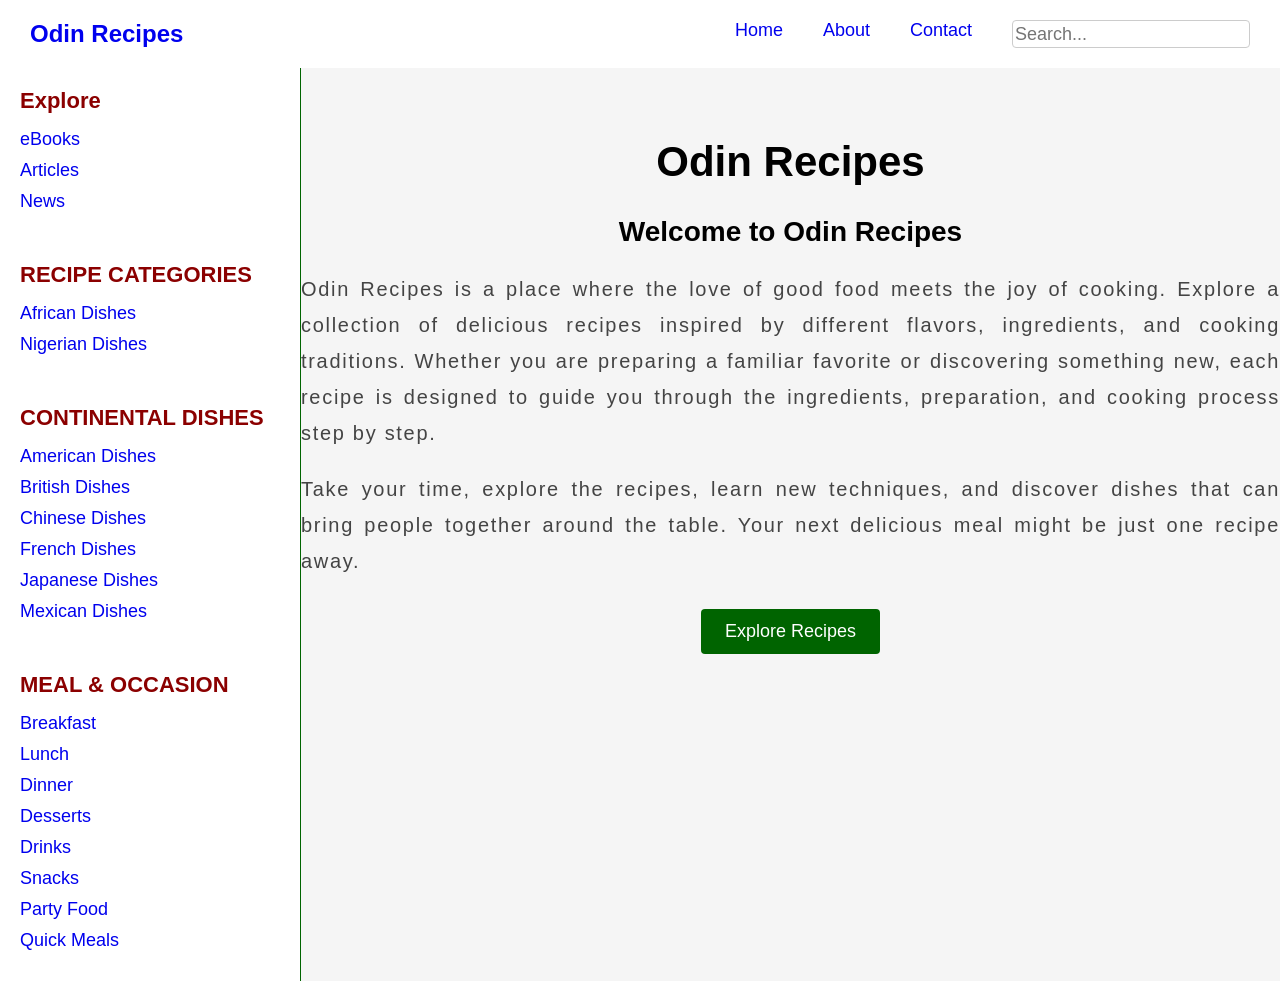
<file: index.html>
<!DOCTYPE html>
<html lang="en">

<head>
    <meta charset="UTF-8">
    <meta name="viewport" content="width=device-width, initial-scale=1.0">

    <title>Odin Recipes | Discover, Cook & Enjoy</title>
    <link rel="stylesheet" href="landing.css">

</head>

<body>

    <nav class="navbar">
        <a href="index.html" class="logo">Odin Recipes</a>

        <div class="nav-links">
            <a href="home.html">Home</a>
            <a href="about.html">About</a>
            <a href="contact.html">Contact</a>
            <input type="search" placeholder="Search...">
        </div>

    </nav>

    <div class="landing-grid">

        <!--For the side bar-->
        <aside class="sidebar">
            <div class="sidebar-section">
                <h3>Explore</h3>

                <a href="#">eBooks</a>
                <a href="#">Articles</a>
                <a href="#">News</a>
            </div>

            <div class="sidebar-section">
                <h3>RECIPE CATEGORIES</h3>
                <a href="#">African Dishes</a>
                <a href="#">Nigerian Dishes</a>
            </div>

            <div class="sidebar-section">
                <h3>CONTINENTAL DISHES</h3>
                <a href="#">American Dishes</a>
                <a href="#">British Dishes</a>
                <a href="#">Chinese Dishes</a>
                <a href="#">French Dishes</a>
                <a href="#">Japanese Dishes</a>
                <a href="#">Mexican Dishes</a>
            </div>

            <div class="sidebar-section">
                <h3>MEAL & OCCASION</h3>
                <a href="#">Breakfast</a>
                <a href="#">Lunch</a>
                <a href="#">Dinner</a>
                <a href="#">Desserts</a>
                <a href="#">Drinks</a>
                <a href="#">Snacks</a>
                <a href="#">Party Food</a>
                <a href="#">Quick Meals</a>
            </div>


        </aside>

        <main class="landing-content">
            <h1>Odin Recipes</h1>

            <h2>Welcome to Odin Recipes</h2>

            <p> Odin Recipes is a place where the love of good food meets the joy of cooking. Explore a collection of
                delicious recipes inspired by different flavors, ingredients, and cooking traditions. Whether you are
                preparing a familiar favorite or discovering something new, each recipe is designed to guide you through
                the ingredients, preparation, and cooking process step by step.

            </p>

            <p> Take your time, explore the recipes, learn new techniques, and discover dishes that can bring people
                together around the table. Your next delicious meal might be just one recipe away.

            </p>

            <a href="home.html" class="explore-btn">Explore Recipes</a>
        </main>

    </div>

</body>

</html>
</file>
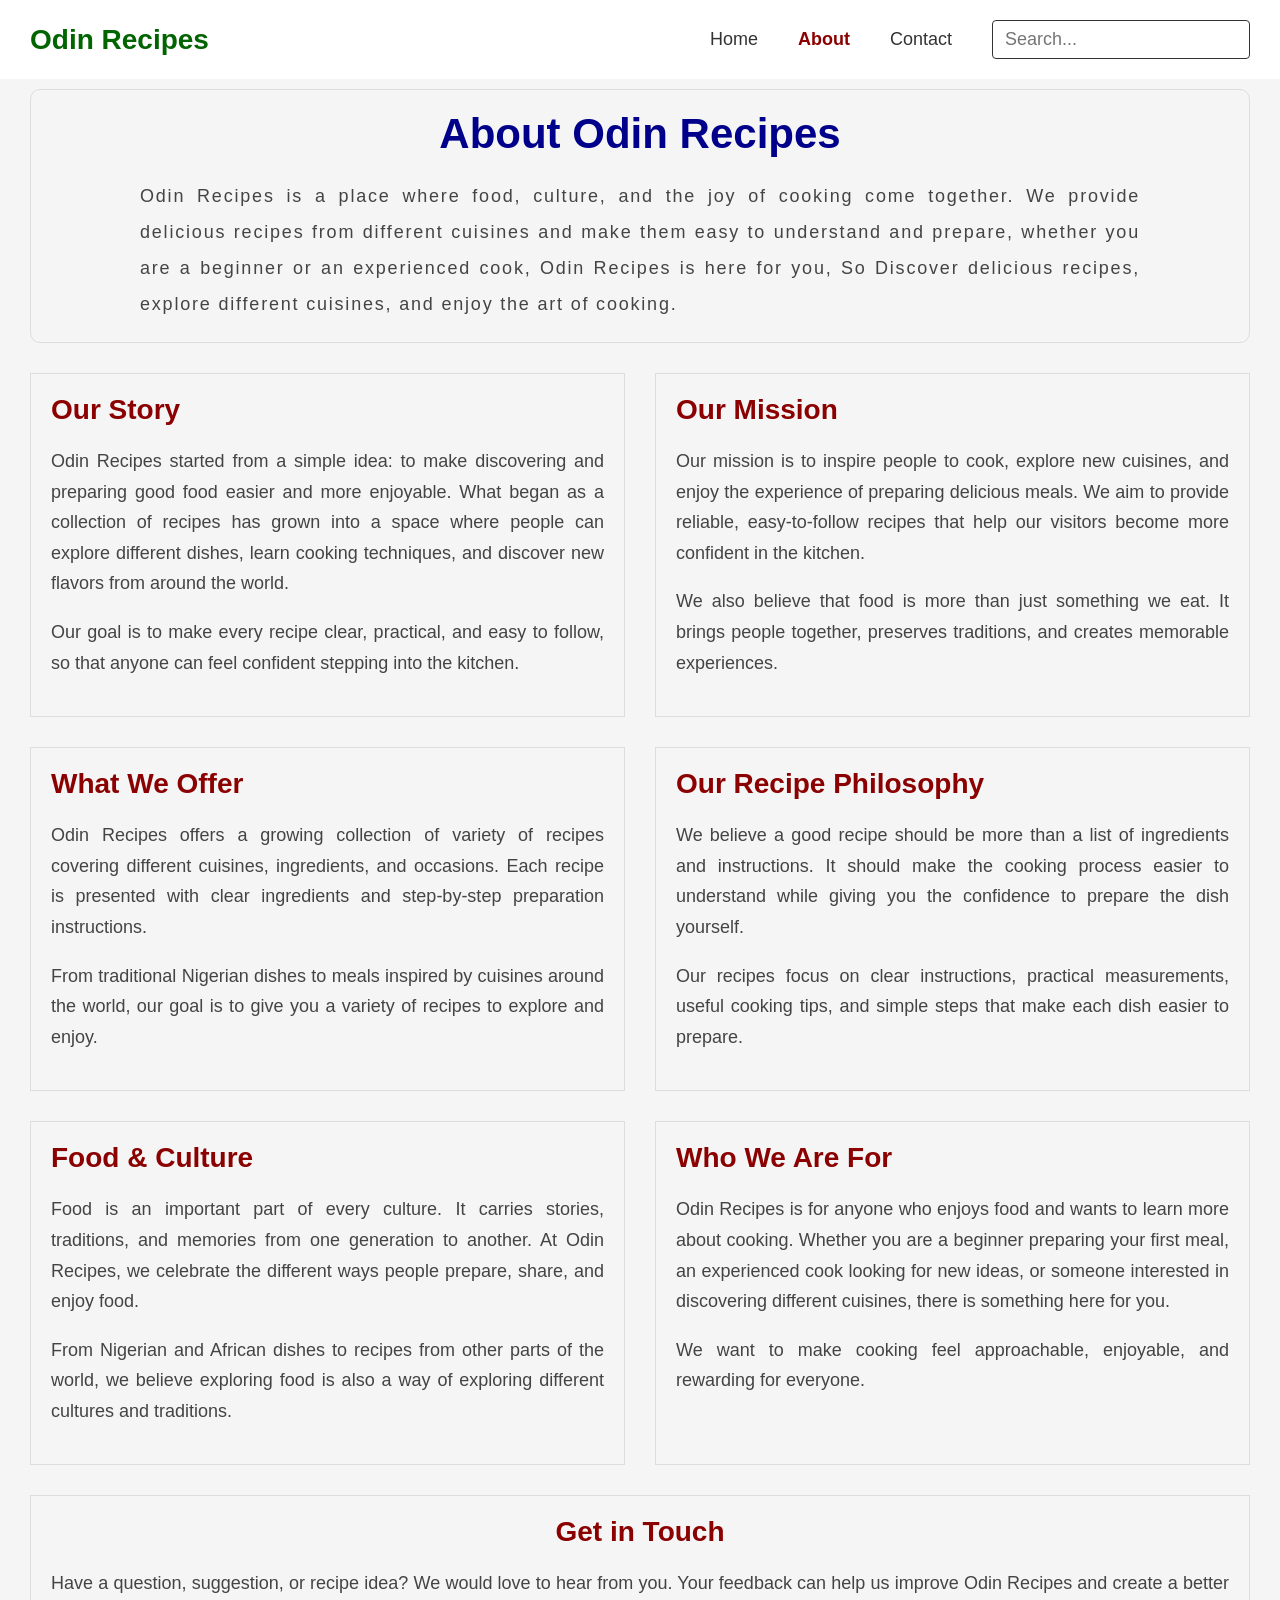
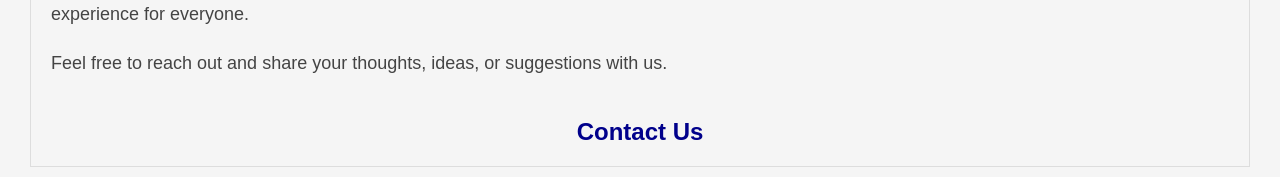
<file: about.html>
<!DOCTYPE html>
<html lang="en">

<head>
    <meta charset="UTF-8">
    <meta name="viewport" content="width=device-width, initial-scale=1.0">
    <title>About Odin Recipes</title>
    <link rel="stylesheet" href="about.css">
</head>

<body>
    <nav class="navbar">
        <a href="index.html" class="logo">Odin Recipes</a>

        <div class="nav-links">
            <a href="home.html">Home</a>
            <a href="about.html" class="active">About</a>
            <a href="contact.html">Contact</a>
            <input type="search" placeholder="Search...">
        </div>
    </nav>

    <main class="about-page">

        <section class="about-intro">
            <h1>About Odin Recipes</h1>
            <p>
                Odin Recipes is a place where food, culture, and the joy of cooking come together.
                We provide delicious recipes from different cuisines and make them easy to understand
                and prepare, whether you are a beginner or an experienced cook, Odin Recipes is here for you, So
                Discover delicious recipes, explore different cuisines,
                and enjoy the art of cooking.
            </p>
        </section>

        <section class="our-story">
            <h2>Our Story</h2>
            <p>
                Odin Recipes started from a simple idea: to make discovering and preparing
                good food easier and more enjoyable. What began as a collection of recipes
                has grown into a space where people can explore different dishes, learn
                cooking techniques, and discover new flavors from around the world.
            </p>

            <p>
                Our goal is to make every recipe clear, practical, and easy to follow,
                so that anyone can feel confident stepping into the kitchen.
            </p>
        </section>

        <section class="our-mission">
            <h2>Our Mission</h2>
            <p>
                Our mission is to inspire people to cook, explore new cuisines, and enjoy
                the experience of preparing delicious meals. We aim to provide reliable,
                easy-to-follow recipes that help our visitors become more confident in
                the kitchen.
            </p>

            <p>
                We also believe that food is more than just something we eat. It brings
                people together, preserves traditions, and creates memorable experiences.
            </p>

        </section>

        <section class="what-we-offer">
            <h2>What We Offer</h2>
            <p>
                Odin Recipes offers a growing collection of variety of recipes covering different
                cuisines, ingredients, and occasions. Each recipe is presented with clear
                ingredients and step-by-step preparation instructions.
            </p>

            <p>
                From traditional Nigerian dishes to meals inspired by cuisines around
                the world, our goal is to give you a variety of recipes to explore and
                enjoy.
            </p>
        </section>

        <section class="recipe-philosophy">
            <h2>Our Recipe Philosophy</h2>
            <p>
                We believe a good recipe should be more than a list of ingredients and
                instructions. It should make the cooking process easier to understand
                while giving you the confidence to prepare the dish yourself.
            </p>

            <p>
                Our recipes focus on clear instructions, practical measurements, useful
                cooking tips, and simple steps that make each dish easier to prepare.
            </p>
        </section>

        <section class="food-culture">
            <h2>Food & Culture</h2>
            <p>
                Food is an important part of every culture. It carries stories, traditions,
                and memories from one generation to another. At Odin Recipes, we celebrate
                the different ways people prepare, share, and enjoy food.
            </p>

            <p>
                From Nigerian and African dishes to recipes from other parts of the world,
                we believe exploring food is also a way of exploring different cultures
                and traditions.
            </p>
        </section>

        <section class="who-we-are-for">
            <h2>Who We Are For</h2>
            <p>
                Odin Recipes is for anyone who enjoys food and wants to learn more about
                cooking. Whether you are a beginner preparing your first meal, an
                experienced cook looking for new ideas, or someone interested in
                discovering different cuisines, there is something here for you.
            </p>

            <p>
                We want to make cooking feel approachable, enjoyable, and rewarding for
                everyone.
            </p>
        </section>

        <section class="get-in-touch">
            <h2>Get in Touch</h2>
            <p>
                Have a question, suggestion, or recipe idea? We would love to hear from
                you. Your feedback can help us improve Odin Recipes and create a better
                experience for everyone.
            </p>

            <p>
                Feel free to reach out and share your thoughts, ideas, or suggestions
                with us.
            </p>

            <a href="contact.html">Contact Us</a>
        </section>

    </main>

</body>

</html>
</file>
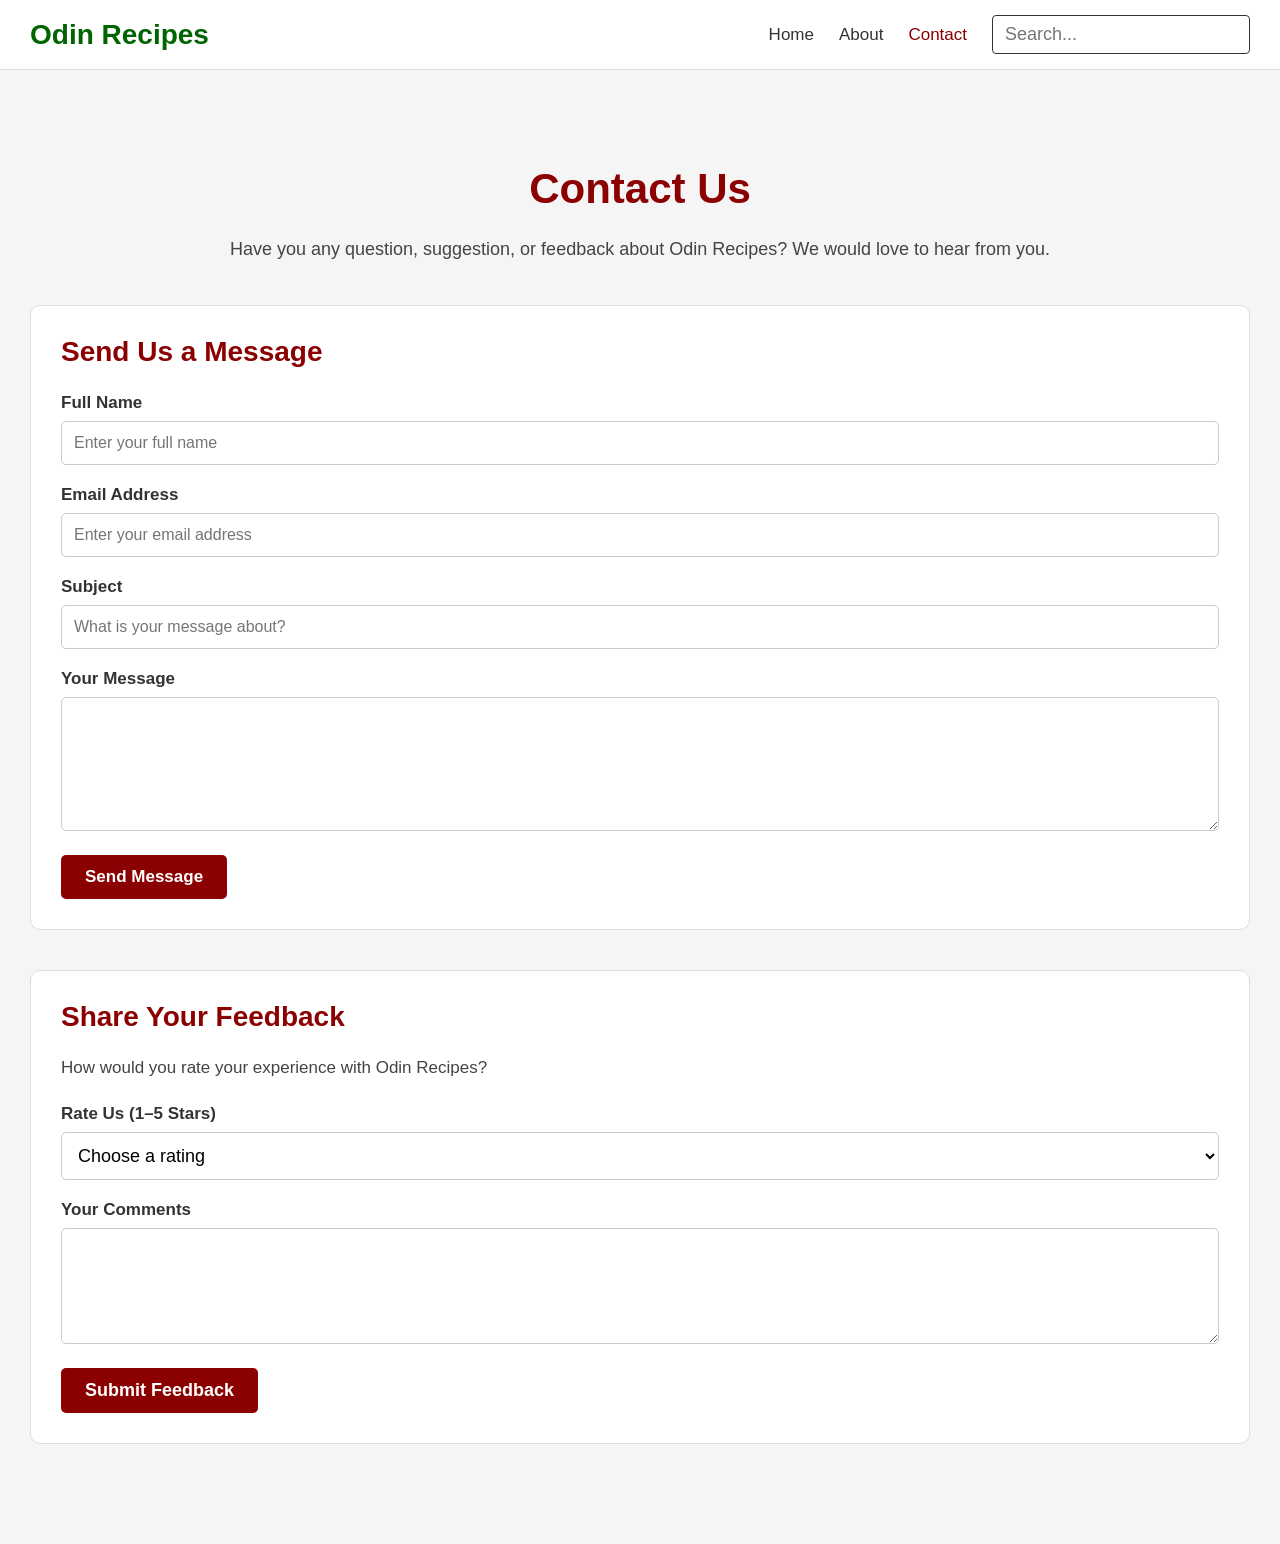
<file: contact.html>
<!DOCTYPE html>
<html lang="en">
<head>
    <meta charset="UTF-8">
    <meta name="viewport" content="width=device-width, initial-scale=1.0">
    <title>Contact Odin Recipes</title>
    <link rel="stylesheet" href="contact.css">
</head>
<body>
        <nav class="navbar">
        <a href="index.html" class="logo">Odin Recipes</a>

        <div class="nav-links">
            <a href="home.html">Home</a>
            <a href="about.html">About</a>
            <a href="contact.html"  class="active">Contact</a>
            <input type="search" placeholder="Search...">
        </div>
    </nav>

    <main class="contact-page"> 
        <section class="contact-intro"> 
            <h1>Contact Us</h1>
             
            <p> Have you any question, suggestion, or feedback about Odin Recipes? We would love to hear from you. </p> 

        </section>

        <section class="contact-form-section"> 
            <h2>Send Us a Message</h2> 
            <form class="contact-form">
                <div class="form-group"> 
                    <label for="name">Full Name</label> 
                    <input type="text" id="name" name="name" placeholder="Enter your full name" required> 
                </div> 
                <div class="form-group"> 
                    <label for="email">Email Address</label> 
                    <input type="email" id="email" name="email" placeholder="Enter your email address" required> 
                </div> 
                <div class="form-group"> 
                    <label for="subject">Subject</label> 
                    <input type="text" id="subject" name="subject" placeholder="What is your message about?" required> 
                </div> 
                <div class="form-group"> 
                    <label for="message">Your Message</label> 
                    <textarea id="message" name="message" rows="6" placeholder="Write your message here..." required>

                    </textarea> 
                </div> 
                <button type="submit">Send Message</button> 
            </form> 
        </section>

        <section class="feedback-section"> 
            <h2>Share Your Feedback</h2> 
            <p>
                How would you rate your experience with Odin Recipes?
            </p> 
            <form class="feedback-form"> 
                <div class="form-group"> 
                    <label for="rating">Rate Us (1–5 Stars)</label> 
                    <select id="rating" name="rating" required> 
                        <option value="">Choose a rating</option> 
                        <option value="5">★★★★★ - Excellent</option> 
                        <option value="4">★★★★ - Very Good</option> 
                        <option value="3">★★★ - Good</option> 
                        <option value="2">★★ - Fair</option> 
                        <option value="1">★ - Poor</option> 
                    </select> 
                </div> 
                <div class="form-group"> 
                    <label for="feedback">Your Comments</label> 
                    <textarea id="feedback" name="feedback" rows="5" placeholder="Tell us what you think..." required>

                    </textarea> 
                </div> 
                <button type="submit">Submit Feedback</button> 
            </form> 
        </section>
     </main>

    
</body>
</html>
</file>
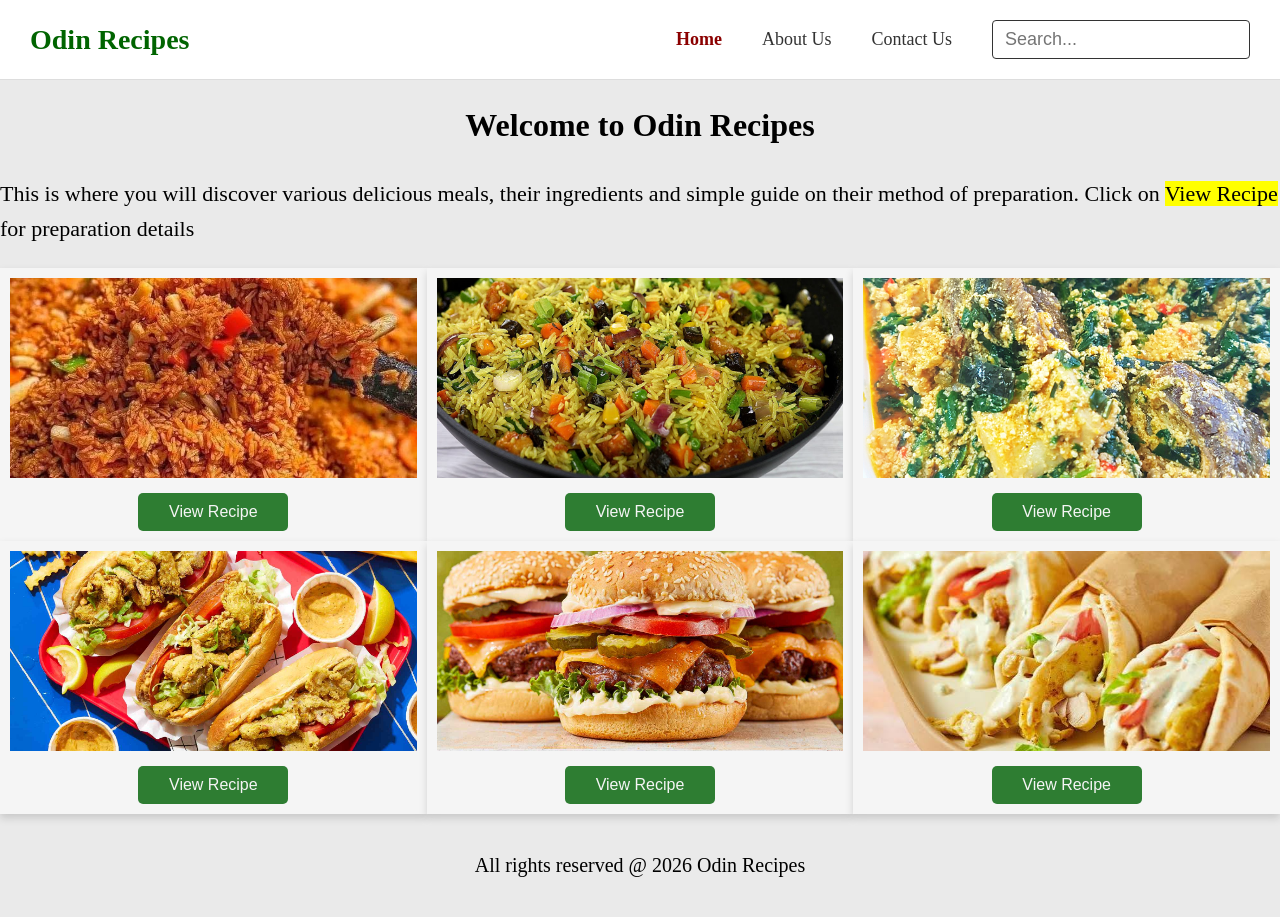
<file: home.html>
<!DOCTYPE html>
<html lang="en">

<head>
    <meta charset="UTF-8">
    <meta name="viewport" content="width=device-width, initial-scale=1.0">
    <title>Odin Recipes | Explore Our Recipes</title>
    <link rel="stylesheet" href="style.css">
</head>

<body>

     <nav class="navbar">
        <a href="index.html" class="logo">Odin Recipes</a>

        <div class="nav-links">
            <a href="home.html" class="active">Home</a>
            <a href="about.html">About Us</a>
            <a href="contact.html">Contact Us</a>
            <input type="search" placeholder="Search...">
        </div>
    </nav>


    <div class="container">
        
        <div class="welcome">
            <h2>Welcome to Odin Recipes</h2>
            <p>
                This is where you will discover various delicious meals, their ingredients and simple guide on their method of preparation. Click
                on <mark>View Recipe</mark> for preparation details
            </p>

        </div>

        <div class="recipe-card">
            <img src="images/party-jollof.jpg" alt="upload image">
            <a href="recipes/jollof-rice.html" target="_blank">
                <button>View Recipe</button>
            </a>
        </div>

        <div class="recipe-card">
            <img src="images/fried-rice.jpg" alt="upload image">
            <a href="recipes/fried-rice.html" target="_blank">
                <button>View Recipe</button>
            </a>
        </div>

        <div class="recipe-card">
            <img src="images/egusi-soup.jpg" alt="upload image">
            <a href="recipes/egusi.html" target="_blank">
                <button>View Recipe</button>
            </a>
        </div>

        <div class="recipe-card">
            <img src="images/Oyster-Mushroom.jpg" alt="upload image">
            <a href="recipes/oyster-mushroom.html" target="_blank">
                <button>View Recipe</button>
            </a>
        </div>
        <div class="recipe-card">
            <img src="images/Cheeseburger.jpg" alt="upload image">
            <a href="recipes/cheeseburger.html" target="_blank">
            <button>View Recipe</button>
            </a>

        </div>

        <div class="recipe-card">
            <img src="images/chicken-shawarma.jfif" alt="upload image">
            <a href="recipes/shawarma.html" target="_blank">
            <button>View Recipe</button>
            </a>
        </div>


        <div class="footer">
            <p>All rights reserved @ 2026 Odin Recipes</p>

        </div>
    </div>

</body>

</html>
</file>
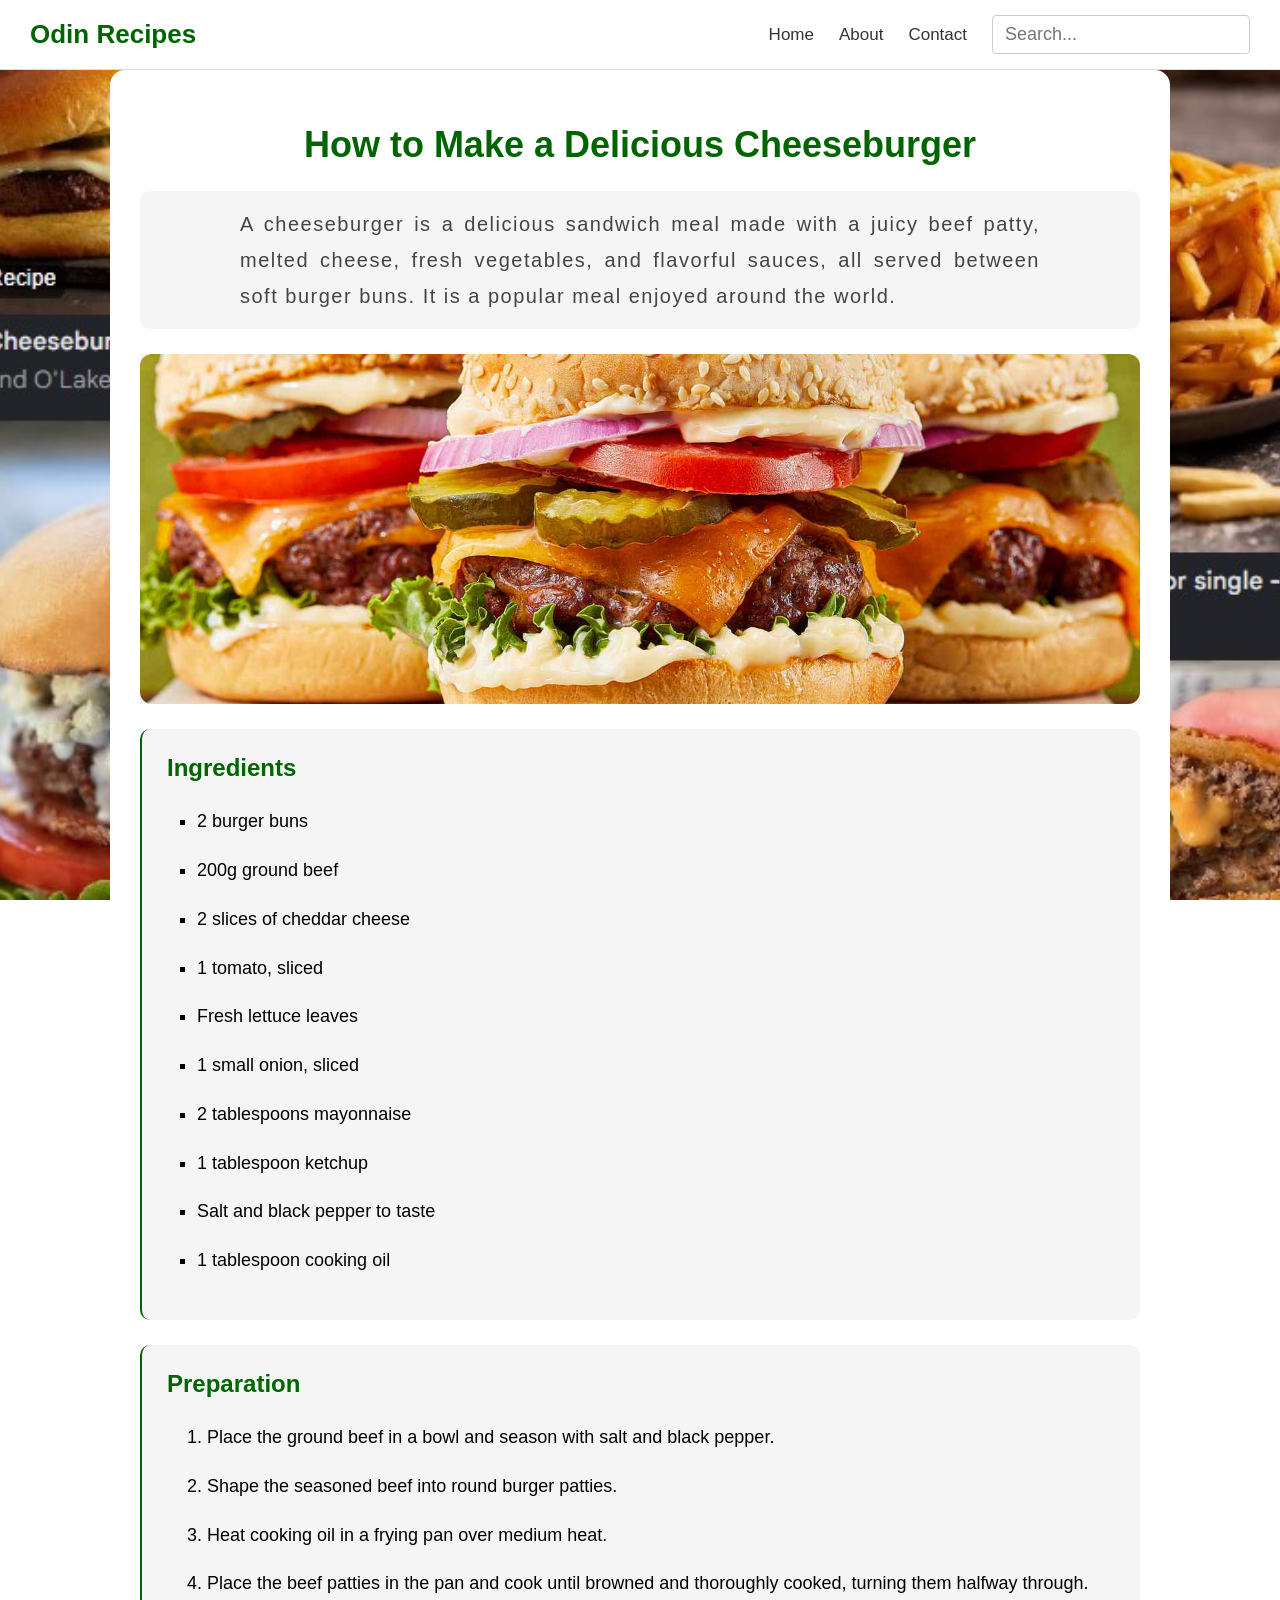
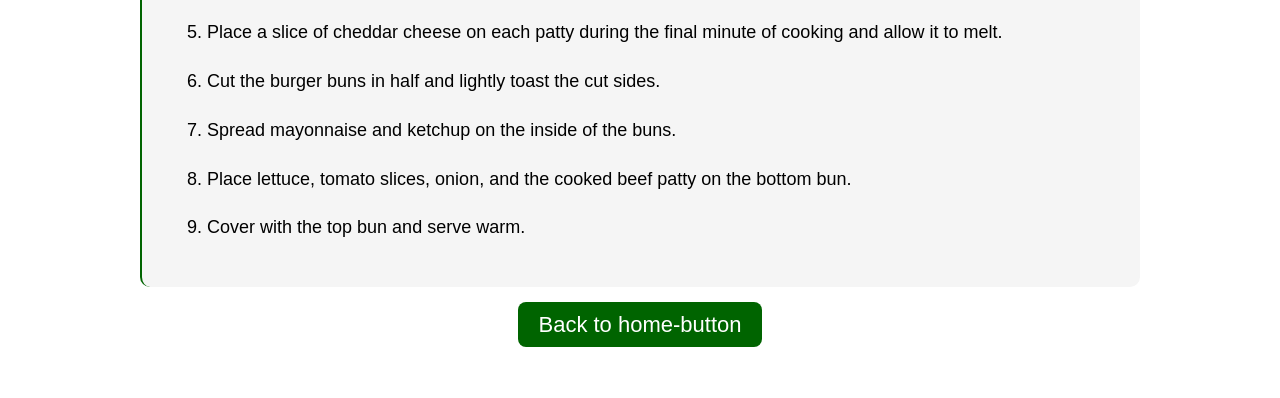
<file: recipes/cheeseburger.html>
<!DOCTYPE html>
<html lang="en">
<head>
    <meta charset="UTF-8">
    <meta name="viewport" content="width=device-width, initial-scale=1.0">
    <title>cheeseburger</title>
    <link rel="stylesheet" href="cheeseburger.css">
</head>
<body>

    <nav class="navbar"> 
        <a href="../index.html" class="logo">Odin Recipes</a> 
        <div class="nav-links"> 
            <a href="../home.html">Home</a> 
            <a href="../about.html">About</a> 
            <a href="../contact.html">Contact</a> 
            <input type="search" placeholder="Search..."> 
        </div> 
    </nav>

    <div class="recipe-container">

        <div class="recipe-header">
            <h1>How to Make a Delicious Cheeseburger</h1>
        </div>

        <div class="recipe-description">
            <p>
                A cheeseburger is a delicious sandwich meal made with a juicy beef patty,
                melted cheese, fresh vegetables, and flavorful sauces, all served
                between soft burger buns. It is a popular meal enjoyed around the world.
            </p>
        </div>

        <div class="recipe-image">
            <img src="../images/Cheeseburger.jpg" alt="Delicious Homemade Cheeseburger">
        </div>

        <div class="ingredients">
            <h2>Ingredients</h2>
            <ul>
                 <li>2 burger buns</li>
                <li>200g ground beef</li>
                <li>2 slices of cheddar cheese</li>
                <li>1 tomato, sliced</li>
                <li>Fresh lettuce leaves</li>
                <li>1 small onion, sliced</li>
                <li>2 tablespoons mayonnaise</li>
                <li>1 tablespoon ketchup</li>
                <li>Salt and black pepper to taste</li>
                <li>1 tablespoon cooking oil</li>
            </ul>
        </div>

        <div class="preparation">
            <h2>Preparation</h2>
            <ol>
                <li>Place the ground beef in a bowl and season with salt and black pepper.</li>

                <li>Shape the seasoned beef into round burger patties.</li>

                <li>Heat cooking oil in a frying pan over medium heat.</li>

                <li>Place the beef patties in the pan and cook until browned and thoroughly cooked, turning them halfway through.</li>

                <li>Place a slice of cheddar cheese on each patty during the final minute of cooking and allow it to melt.</li>

                <li>Cut the burger buns in half and lightly toast the cut sides.</li>

                <li>Spread mayonnaise and ketchup on the inside of the buns.</li>

                <li>Place lettuce, tomato slices, onion, and the cooked beef patty on the bottom bun.</li>

                <li>Cover with the top bun and serve warm.</li>
            </ol>
        </div>

        <div class="home-link">
            <a href="../home.html">Back to home-button</a>
        </div>

    </div>
    
</body>
</html>
</file>
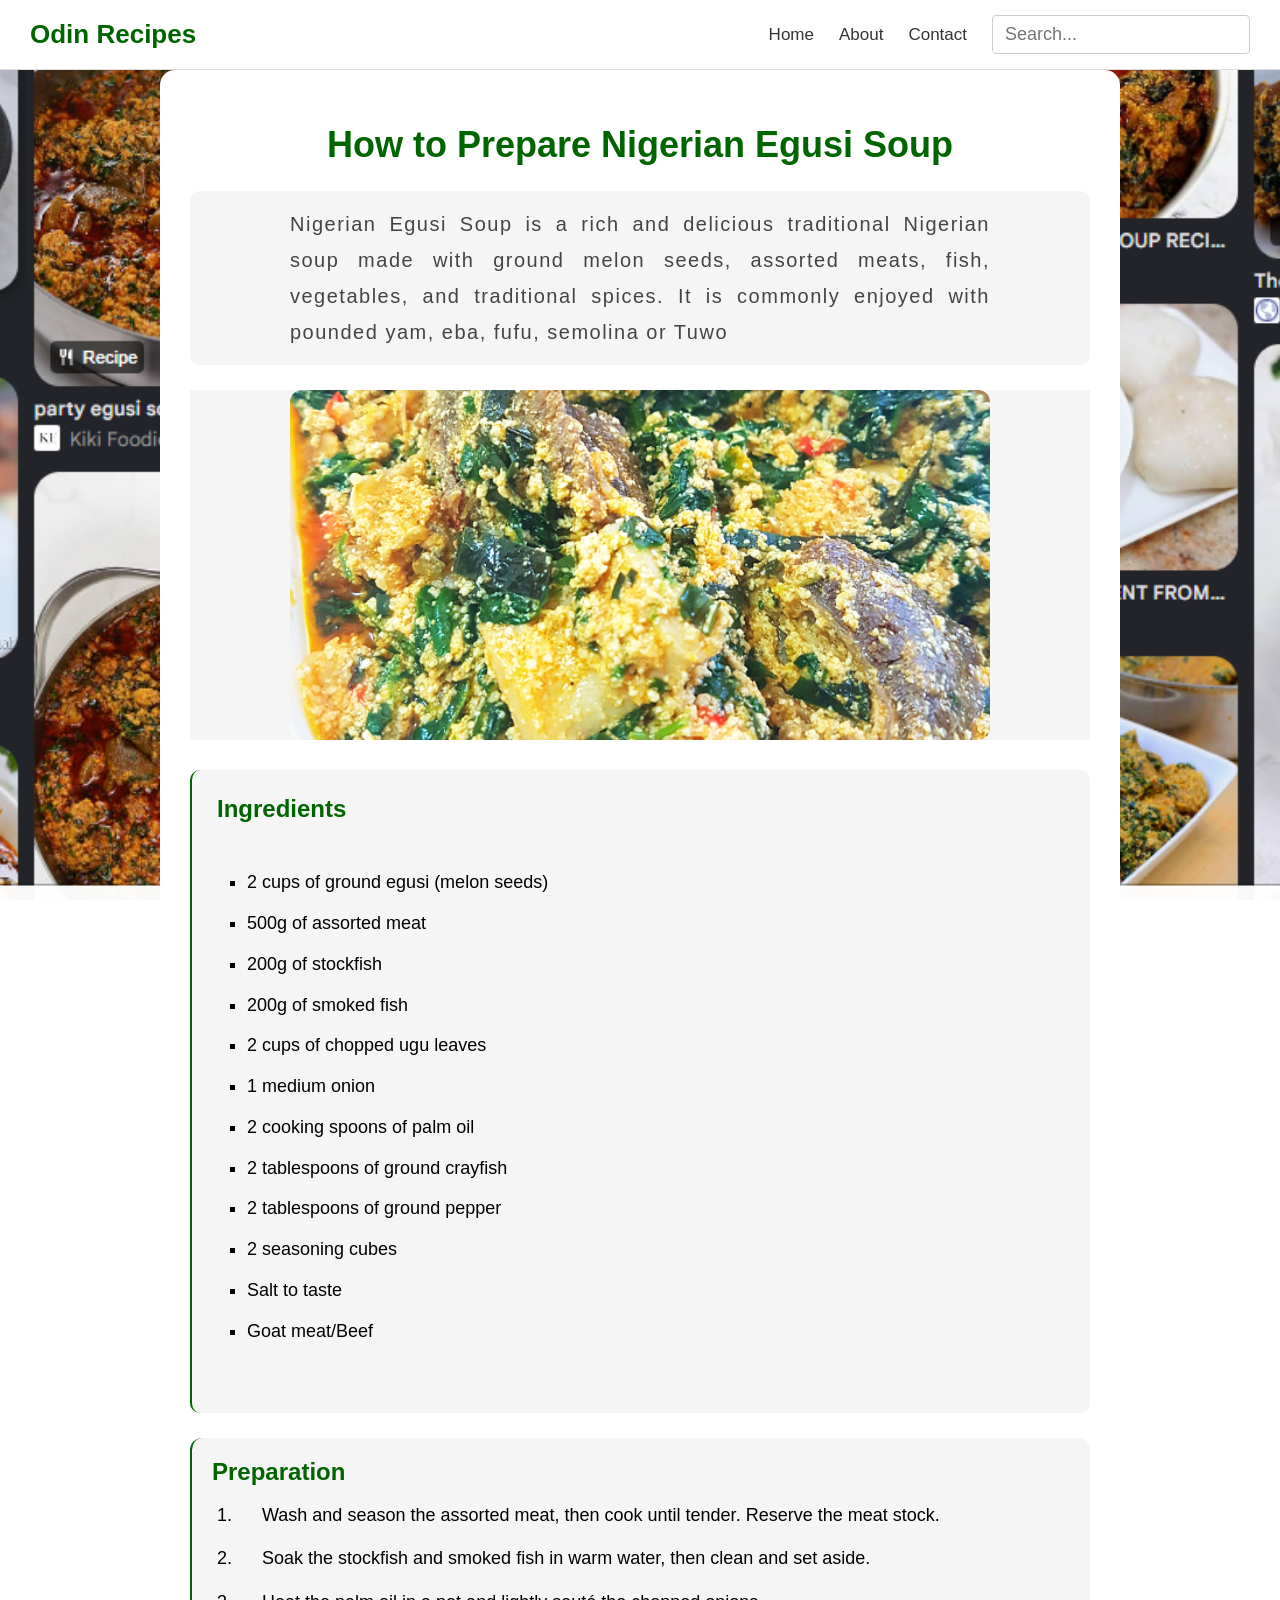
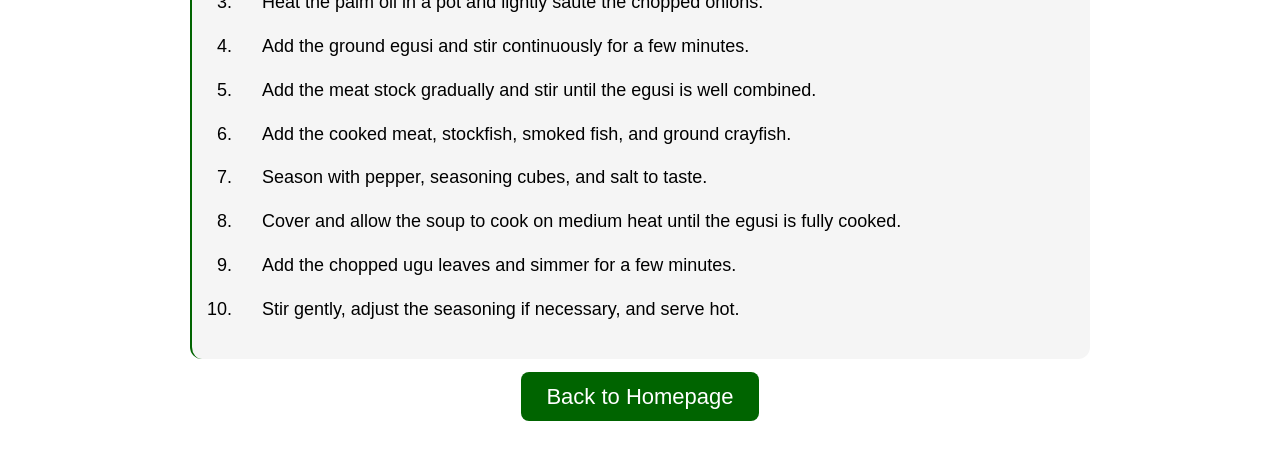
<file: recipes/egusi.html>
<!DOCTYPE html>
<html lang="en">

<head>
    <meta charset="UTF-8">
    <meta name="viewport" content="width=device-width, initial-scale=1.0">
    <title>Nigerian Egusi Suop</title>
    <link rel="stylesheet" href="egusi.css">
</head>

<body>

    <nav class="navbar"> 
        <a href="../index.html" class="logo">Odin Recipes</a> 
        <div class="nav-links"> 
            <a href="../home.html">Home</a> 
            <a href="../about.html">About</a> 
            <a href="../contact.html">Contact</a> 
            <input type="search" placeholder="Search..."> 
        </div> 
    </nav>

    <div class="recipe-container">

        <div class="recipe-header">
            <h1>How to Prepare Nigerian Egusi Soup</h1>
        </div>

        <div class="recipe-description">
            <p>
                Nigerian Egusi Soup is a rich and delicious traditional Nigerian soup
                made with ground melon seeds, assorted meats, fish, vegetables, and
                traditional spices. It is commonly enjoyed with pounded yam, eba,
                fufu, semolina or Tuwo

            </p>
        </div>

        <div class="recipe-image">
            <img src="../images/egusi-soup.jpg" alt="Nigerian Egusi Soup">
        </div>

        <div class="ingredients">
            <h2>Ingredients</h2>
            <ul>

                <li>2 cups of ground egusi (melon seeds)</li>
                <li>500g of assorted meat</li>
                <li>200g of stockfish</li>
                <li>200g of smoked fish</li>
                <li>2 cups of chopped ugu leaves</li>
                <li>1 medium onion</li>
                <li>2 cooking spoons of palm oil</li>
                <li>2 tablespoons of ground crayfish</li>
                <li>2 tablespoons of ground pepper</li>
                <li>2 seasoning cubes</li>
                <li>Salt to taste</li>
                <li>Goat meat/Beef</li>

            </ul>
        </div>

        <div class="preparation">
            <h2>Preparation</h2>
            <ol>
                <li>Wash and season the assorted meat, then cook until tender. Reserve the meat stock.</li>
                <li>Soak the stockfish and smoked fish in warm water, then clean and set aside.</li>
                <li>Heat the palm oil in a pot and lightly sauté the chopped onions.</li>
                <li>Add the ground egusi and stir continuously for a few minutes.</li>
                <li>Add the meat stock gradually and stir until the egusi is well combined.</li>
                <li>Add the cooked meat, stockfish, smoked fish, and ground crayfish.</li>
                <li>Season with pepper, seasoning cubes, and salt to taste.</li>
                <li>Cover and allow the soup to cook on medium heat until the egusi is fully cooked.</li>
                <li>Add the chopped ugu leaves and simmer for a few minutes.</li>
                <li>Stir gently, adjust the seasoning if necessary, and serve hot.</li>

            </ol>
        </div>

        <div class="home-link">
            <a href="../home.html">Back to Homepage</a>
        </div>

    </div>

</body>

</html>
</file>
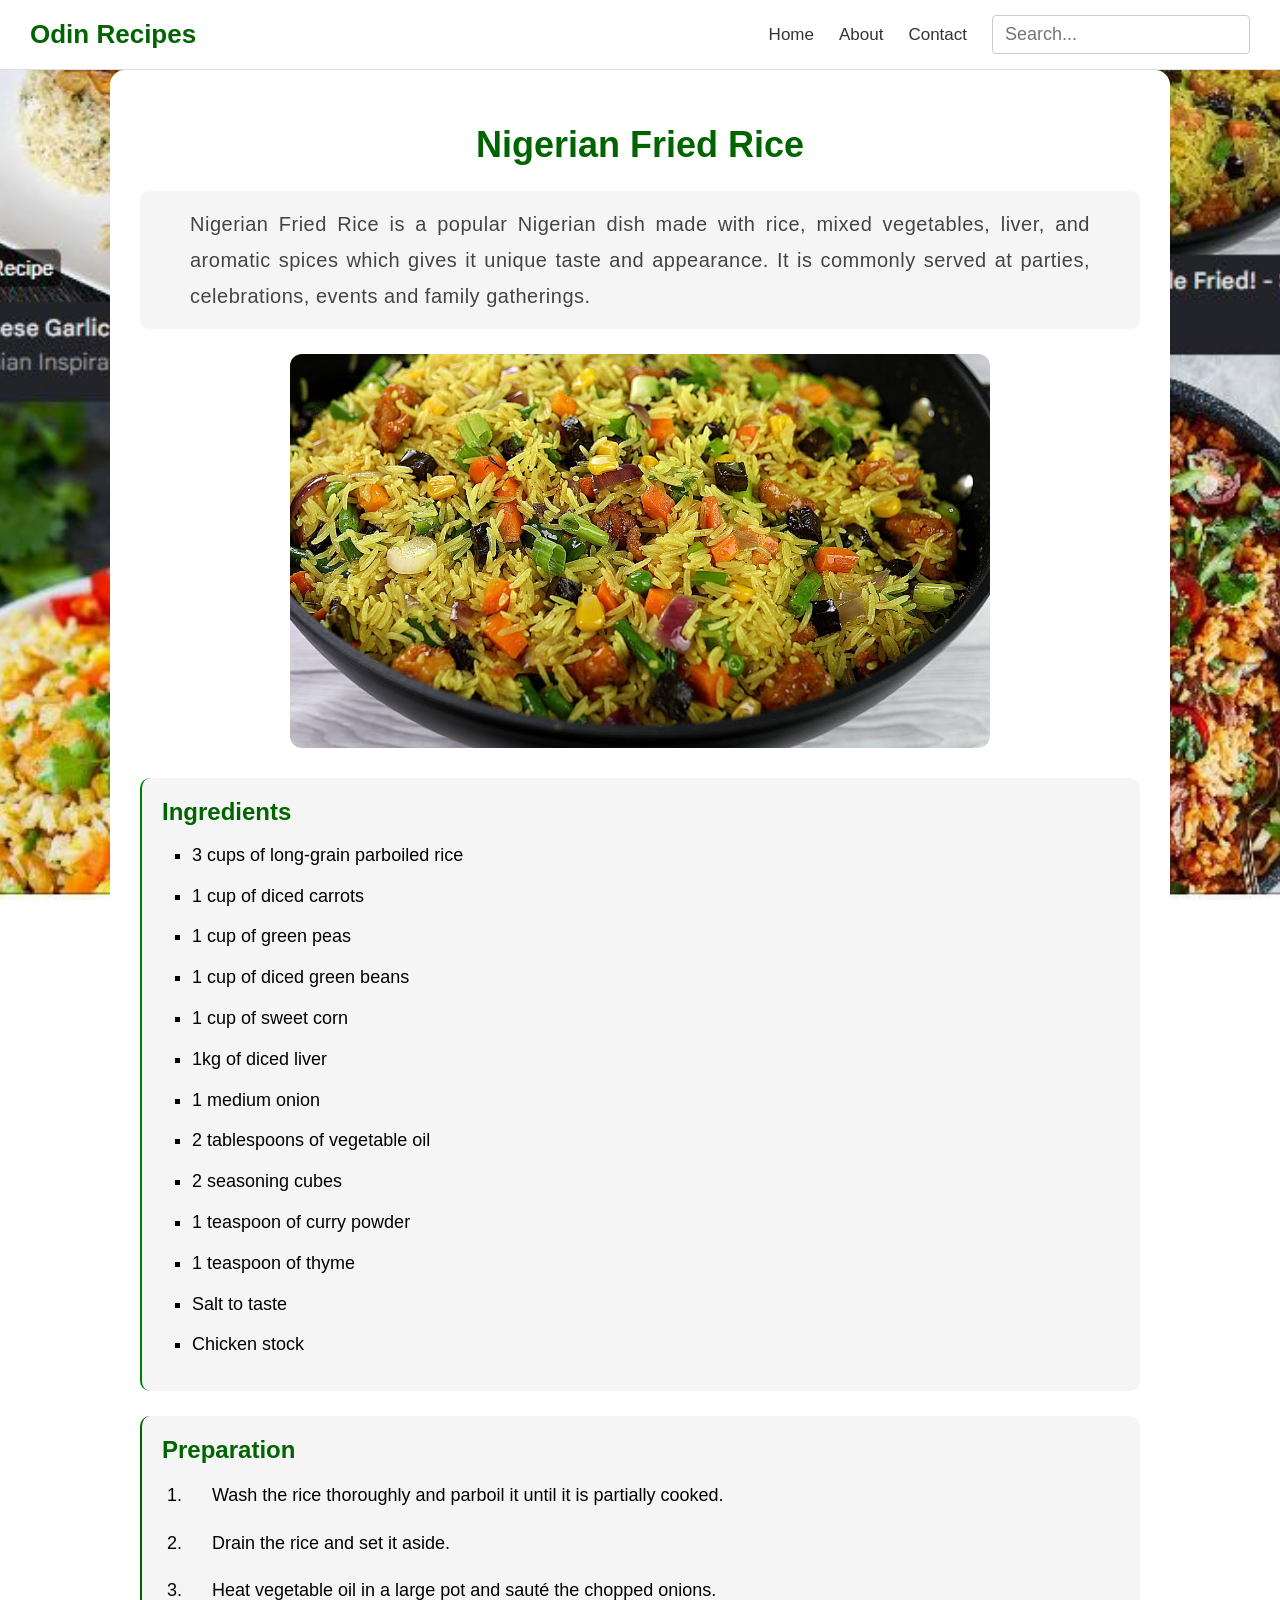
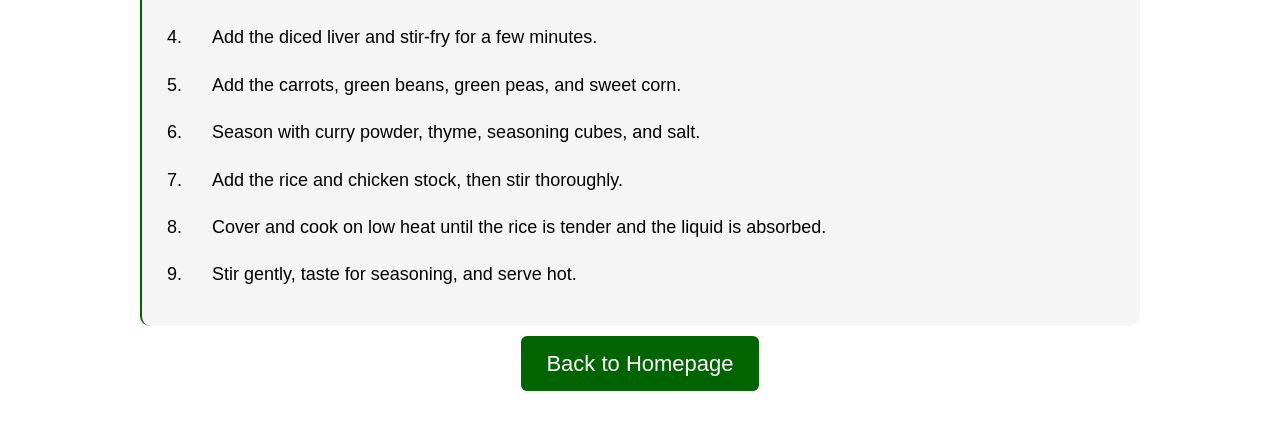
<file: recipes/fried-rice.html>
<!DOCTYPE html>
<html lang="en">

<head>
    <meta charset="UTF-8">
    <meta name="viewport" content="width=device-width, initial-scale=1.0">
    <title>Nigerian Fried Rice</title>
    <link rel="stylesheet" href="fried-rice.css">
</head>

<body>

    <nav class="navbar"> 
        <a href="../index.html" class="logo">Odin Recipes</a> 
        <div class="nav-links"> 
            <a href="../home.html">Home</a> 
            <a href="../about.html">About</a> 
            <a href="../contact.html">Contact</a> 
            <input type="search" placeholder="Search..."> 
        </div> 
    </nav>

    <div class="recipe-container">

        <div class="recipe-header">
            <h1>Nigerian Fried Rice</h1>
        </div>

        <div class="recipe-description">
            <p>
                Nigerian Fried Rice is a popular Nigerian dish made with rice,
                mixed vegetables, liver, and aromatic spices which gives it unique taste and appearance. It is commonly
                served at parties, celebrations, events and family gatherings.
            </p>
        </div>

        <div class="recipe-image">
            <img src="../images/fried-rice.jpg" alt="Nigerian Fried Rice">
        </div>

        <div class="ingredients">
            <h2>Ingredients</h2>
            <ul>
                <li>3 cups of long-grain parboiled rice</li>
                <li>1 cup of diced carrots</li>
                <li>1 cup of green peas</li>
                <li>1 cup of diced green beans</li>
                <li>1 cup of sweet corn</li>
                <li>1kg of diced liver</li>
                <li>1 medium onion</li>
                <li>2 tablespoons of vegetable oil</li>
                <li>2 seasoning cubes</li>
                <li>1 teaspoon of curry powder</li>
                <li>1 teaspoon of thyme</li>
                <li>Salt to taste</li>
                <li>Chicken stock</li>
            </ul>
        </div>

        <div class="preparation">
            <h2>Preparation</h2>
            <ol>
                <li>Wash the rice thoroughly and parboil it until it is partially cooked.</li>
                <li>Drain the rice and set it aside.</li>
                <li>Heat vegetable oil in a large pot and sauté the chopped onions.</li>
                <li>Add the diced liver and stir-fry for a few minutes.</li>
                <li>Add the carrots, green beans, green peas, and sweet corn.</li>
                <li>Season with curry powder, thyme, seasoning cubes, and salt.</li>
                <li>Add the rice and chicken stock, then stir thoroughly.</li>
                <li>Cover and cook on low heat until the rice is tender and the liquid is absorbed.</li>
                <li>Stir gently, taste for seasoning, and serve hot.</li>
            </ol>
        </div>

        <div class="home-link">
            <a href="../home.html">Back to Homepage</a>

        </div>


    </div>

</body>

</html>
</file>
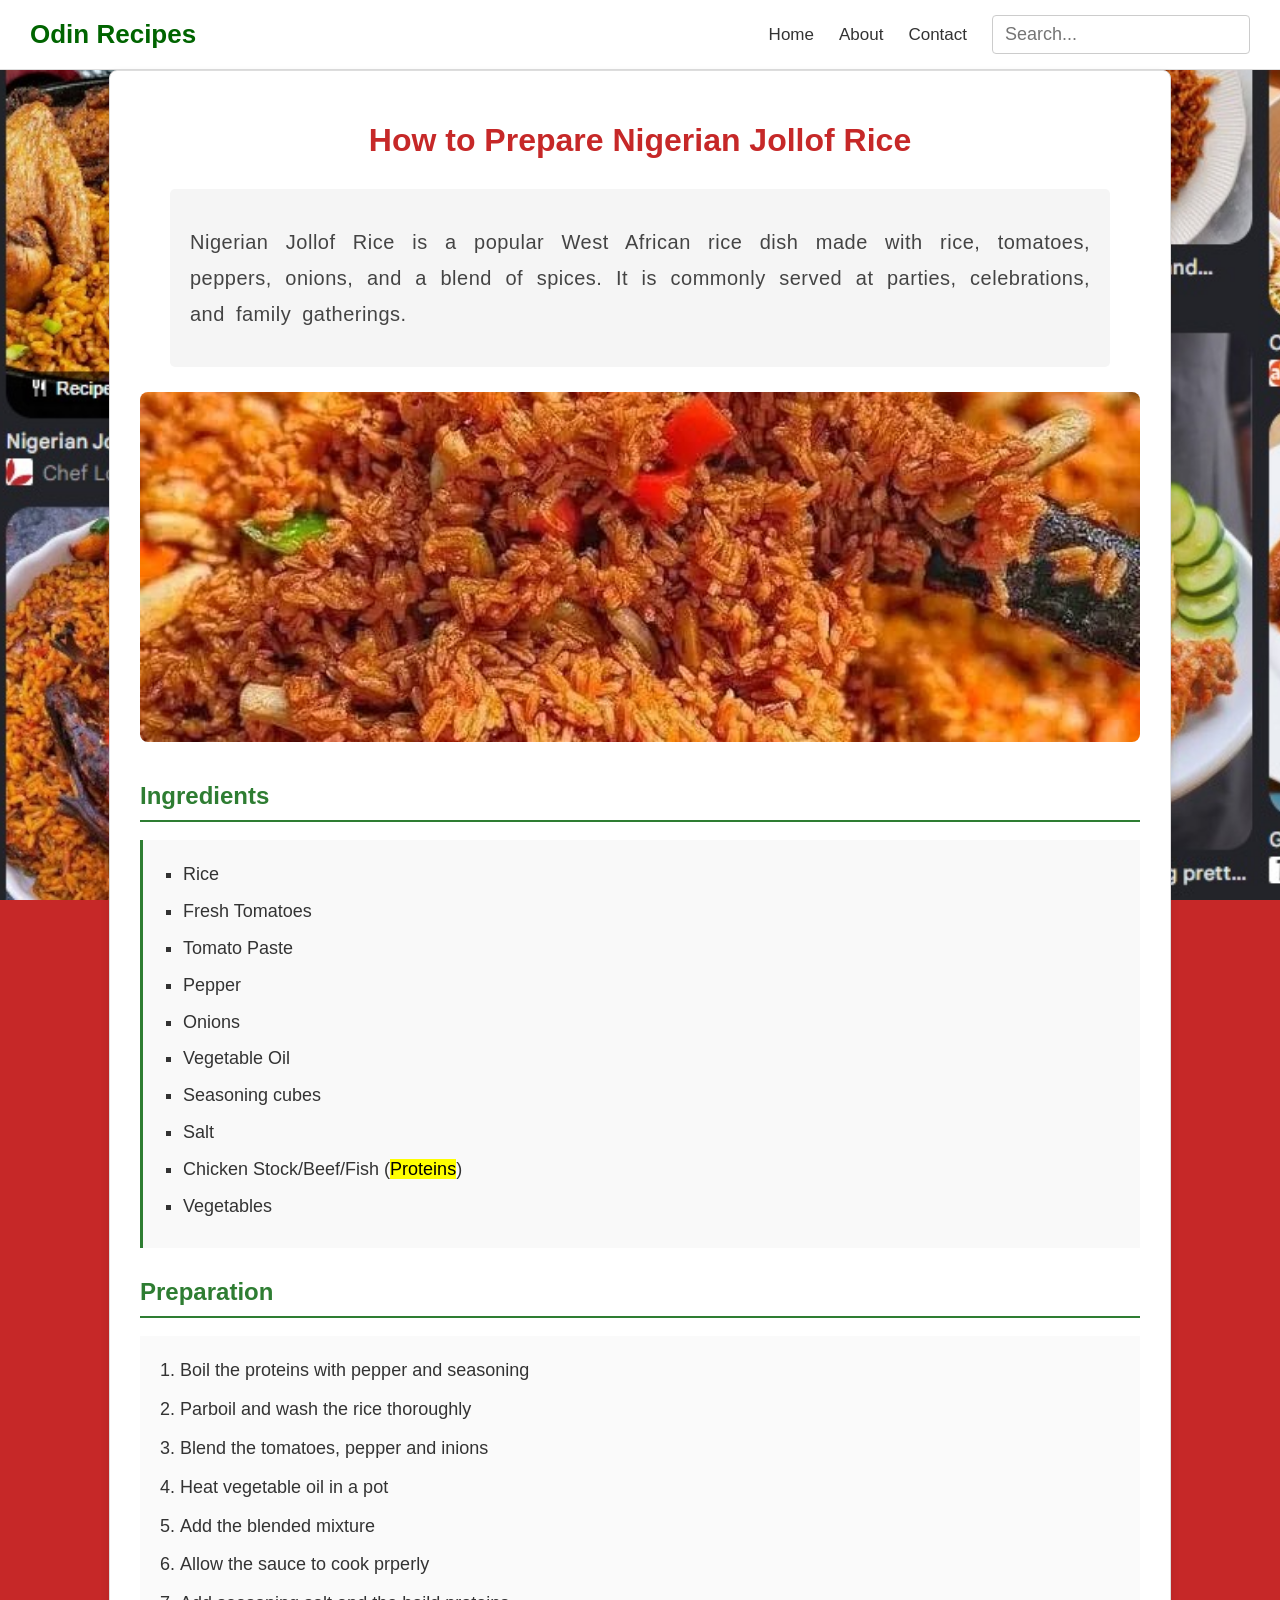
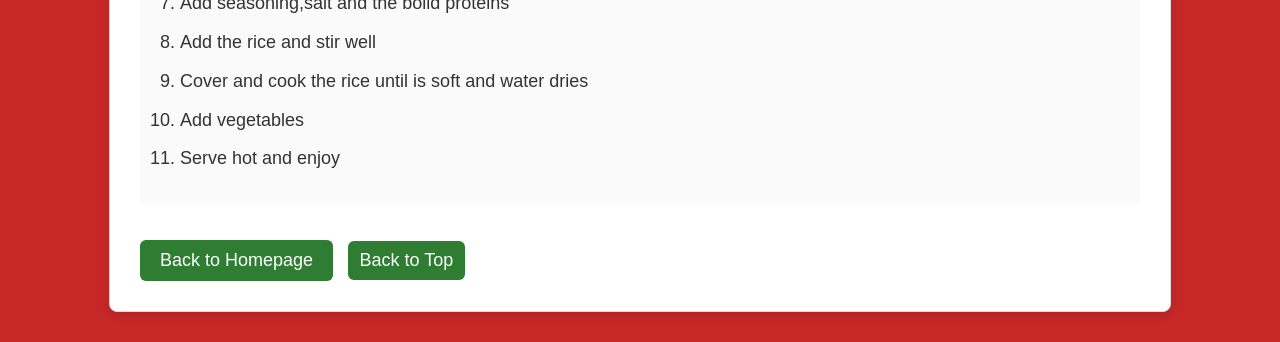
<file: recipes/jollof-rice.html>
<!DOCTYPE html>
<html lang="en">

<head>
    <meta charset="UTF-8">
    <meta name="viewport" content="width=device-width, initial-scale=1.0">
    <title>Jollof Rice Recipe</title>
    <link rel="stylesheet" href="jollof.css">
</head>

<body>

    <nav class="navbar"> 
        <a href="../index.html" class="logo">Odin Recipes</a> 
        <div class="nav-links"> 
            <a href="../home.html">Home</a> 
            <a href="../about.html">About</a> 
            <a href="../contact.html">Contact</a> 
            <input type="search" placeholder="Search..."> 
        </div> 
    </nav>

    <div class="recipe-container">

        <h1 id="top">How to Prepare Nigerian Jollof Rice</h1>
        <div class="recipe-description">
            <p>
                Nigerian Jollof Rice is a popular West African rice dish made with
                rice, tomatoes, peppers, onions, and a blend of spices. It is
                commonly served at parties, celebrations, and family gatherings.
            </p>
        </div>
        <img src="../images/party-jollof.jpg" alt="Nigerian Jollof Rice">

        <h2>Ingredients</h2>
        <ul>
            <li>Rice</li>
            <li>Fresh Tomatoes</li>
            <li>Tomato Paste</li>
            <li>Pepper</li>
            <li>Onions</li>
            <li>Vegetable Oil</li>
            <li>Seasoning cubes</li>
            <li>Salt</li>
            <li>Chicken Stock/Beef/Fish (<mark>Proteins</mark>)</li>
            <li>Vegetables</li>
        </ul>

        <h2>Preparation</h2>

        <ol>
            <li>Boil the proteins with pepper and seasoning</li>
            <li>Parboil and wash the rice thoroughly</li>
            <li>Blend the tomatoes, pepper and inions</li>
            <li>Heat vegetable oil in a pot</li>
            <li>Add the blended mixture</li>
            <li>Allow the sauce to cook prperly</li>
            <li>Add seasoning,salt and the boild proteins</li>
            <li>Add the rice and stir well</li>
            <li>Cover and cook the rice until is soft and water dries</li>
            <li>Add vegetables</li>
            <li>Serve hot and enjoy</li>
        </ol>

        <a href="../home.html" class="home-button">Back to Homepage</a>

        <a href="#top" class="top-button">Back to Top</a>

    </div>

</body>

</html>
</file>
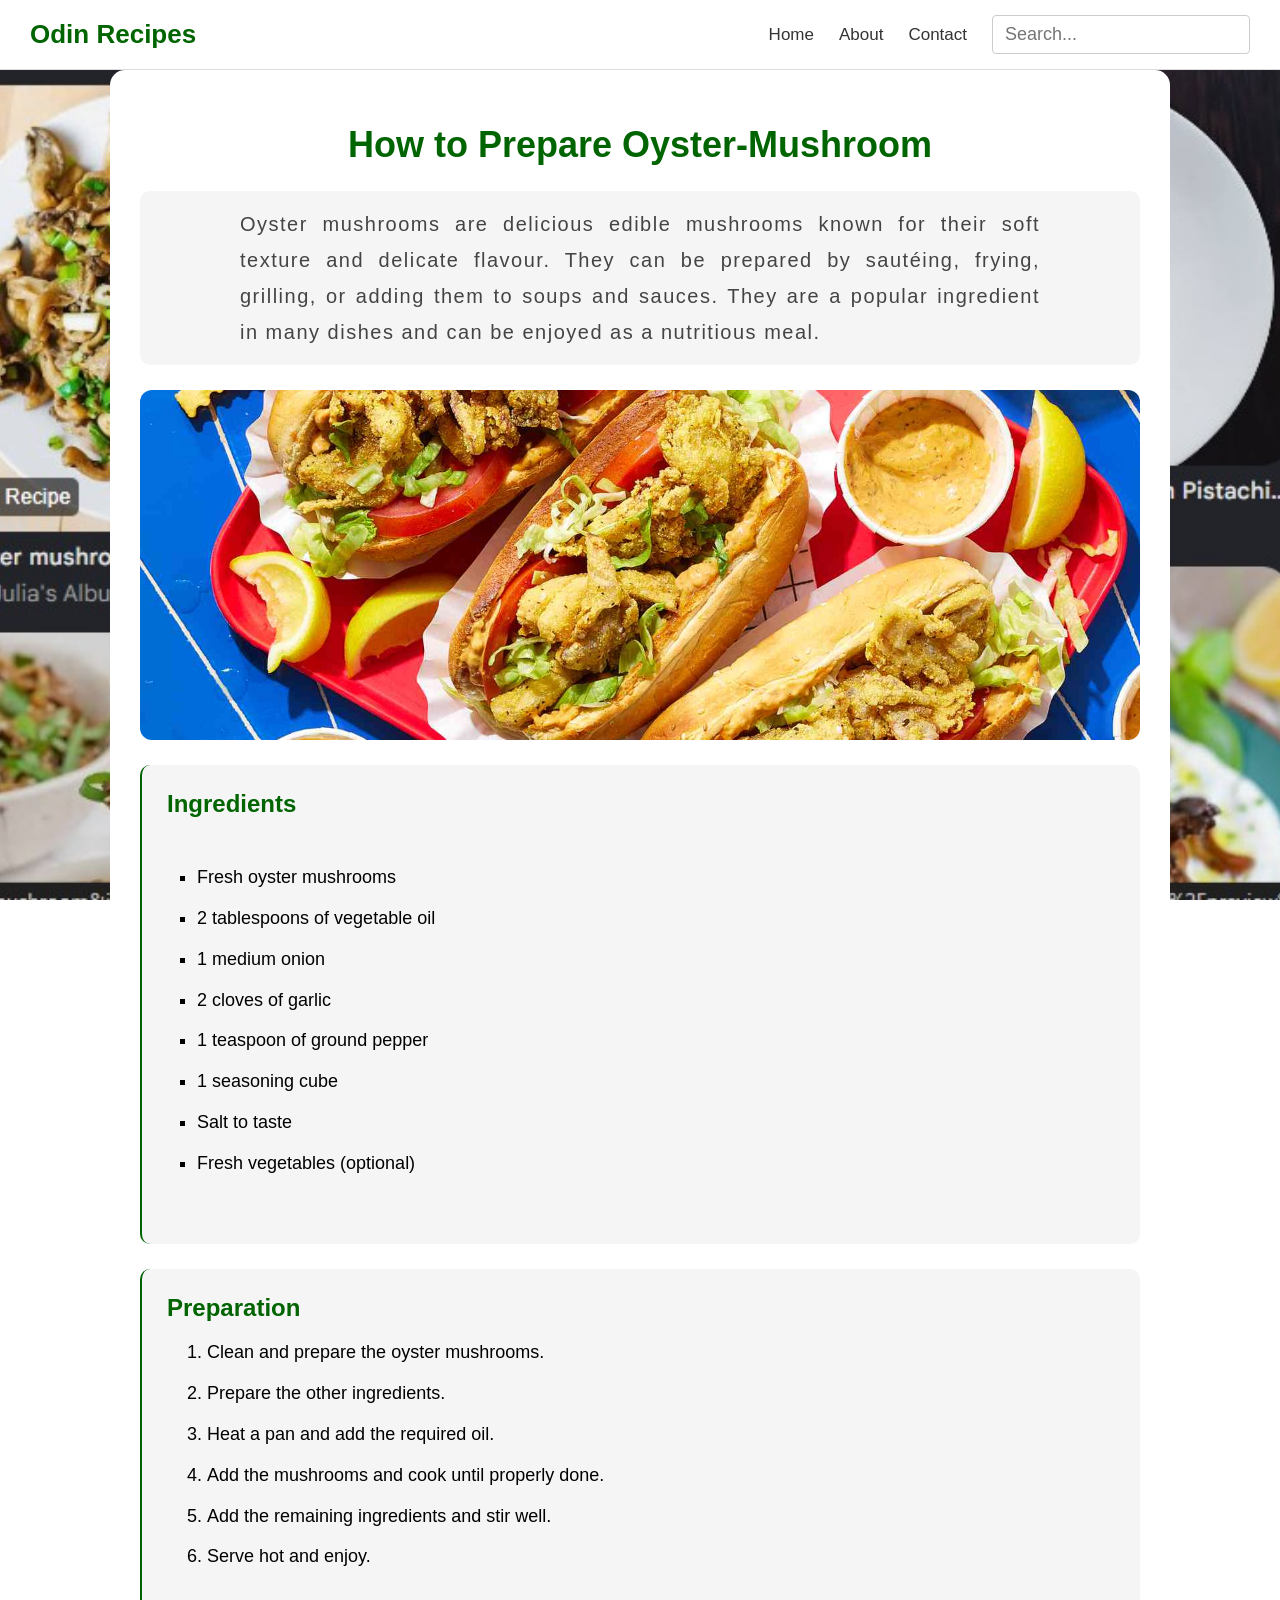
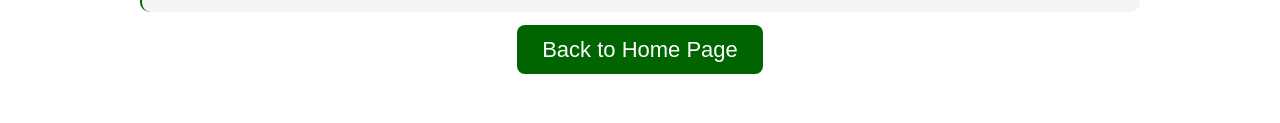
<file: recipes/oyster-mushroom.html>
<!DOCTYPE html>
<html lang="en">

<head>
    <meta charset="UTF-8">
    <meta name="viewport" content="width=device-width, initial-scale=1.0">
    <title>Oyster-Mushroom</title>
    <link rel="stylesheet" href="oyster-mushroom.css">
</head>

<body>

    <nav class="navbar"> 
        <a href="../index.html" class="logo">Odin Recipes</a> 
        <div class="nav-links"> 
            <a href="../home.html">Home</a> 
            <a href="../about.html">About</a> 
            <a href="../contact.html">Contact</a> 
            <input type="search" placeholder="Search..."> 
        </div> 
    </nav>

    <div class="recipe-container">

        <div class="recipe-header">
            <h1>How to Prepare Oyster-Mushroom</h1>
        </div>

        <div class="recipe-description">
            <p>
                Oyster mushrooms are delicious edible mushrooms known for their
                soft texture and delicate flavour. They can be prepared by
                sautéing, frying, grilling, or adding them to soups and sauces.
                They are a popular ingredient in many dishes and can be enjoyed
                as a nutritious meal.
            </p>
        </div>

        <div class="recipe-image">
            <img src="../images/Oyster-Mushroom.jpg" alt="Oyster mushrooms">
        </div>

        <div class="ingredients">
            <h2>Ingredients</h2>
            <ul>
                <li>Fresh oyster mushrooms</li>
                <li>2 tablespoons of vegetable oil</li>
                <li>1 medium onion</li>
                <li>2 cloves of garlic</li>
                <li>1 teaspoon of ground pepper</li>
                <li>1 seasoning cube</li>
                <li>Salt to taste</li>
                <li>Fresh vegetables (optional)</li>
            </ul>
        </div>

        <div class="preparation">
            <h2>Preparation</h2>
            <ol>
                <li>Clean and prepare the oyster mushrooms.</li>
                <li>Prepare the other ingredients.</li>
                <li>Heat a pan and add the required oil.</li>
                <li>Add the mushrooms and cook until properly done.</li>
                <li>Add the remaining ingredients and stir well.</li>
                <li>Serve hot and enjoy.</li>
            </ol>
        </div>

        <div class="home-link">
            <a href="../home.html">Back to Home Page</a>
        </div>



    </div>

</body>

</html>
</file>
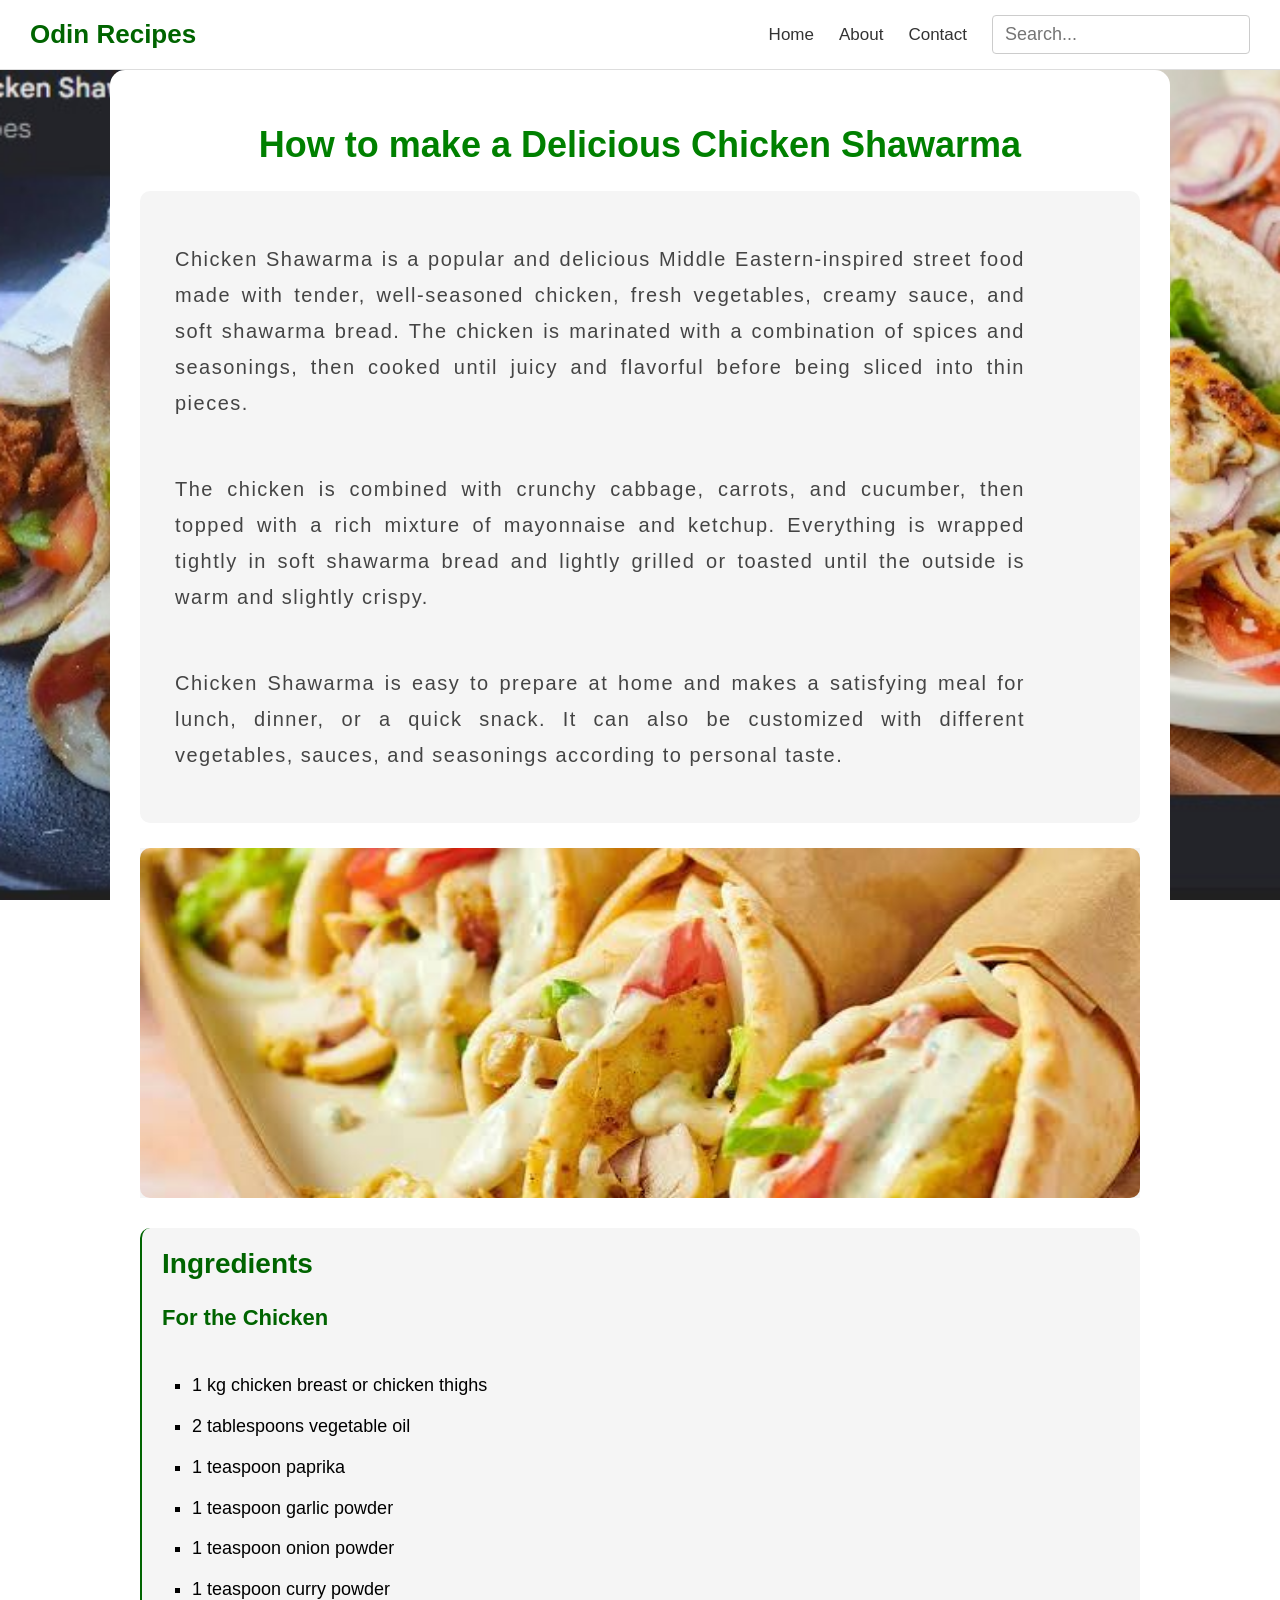
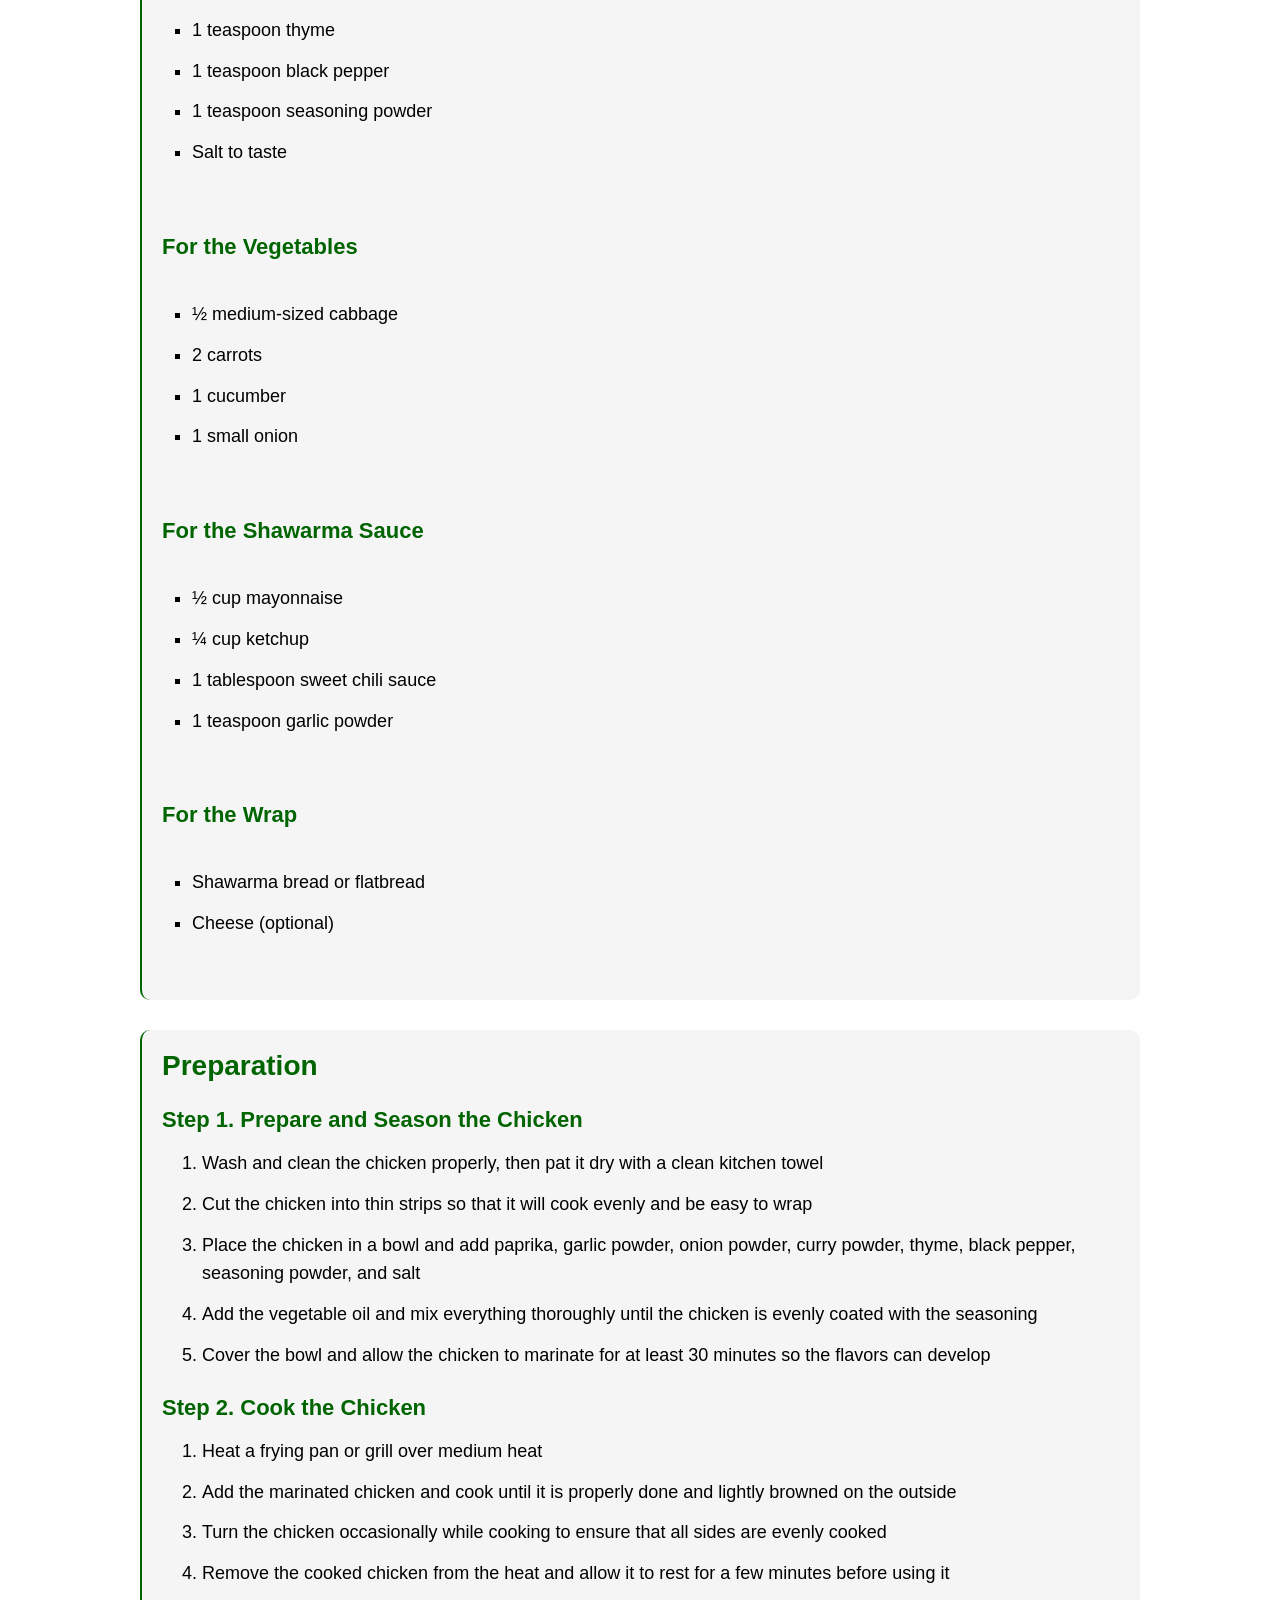
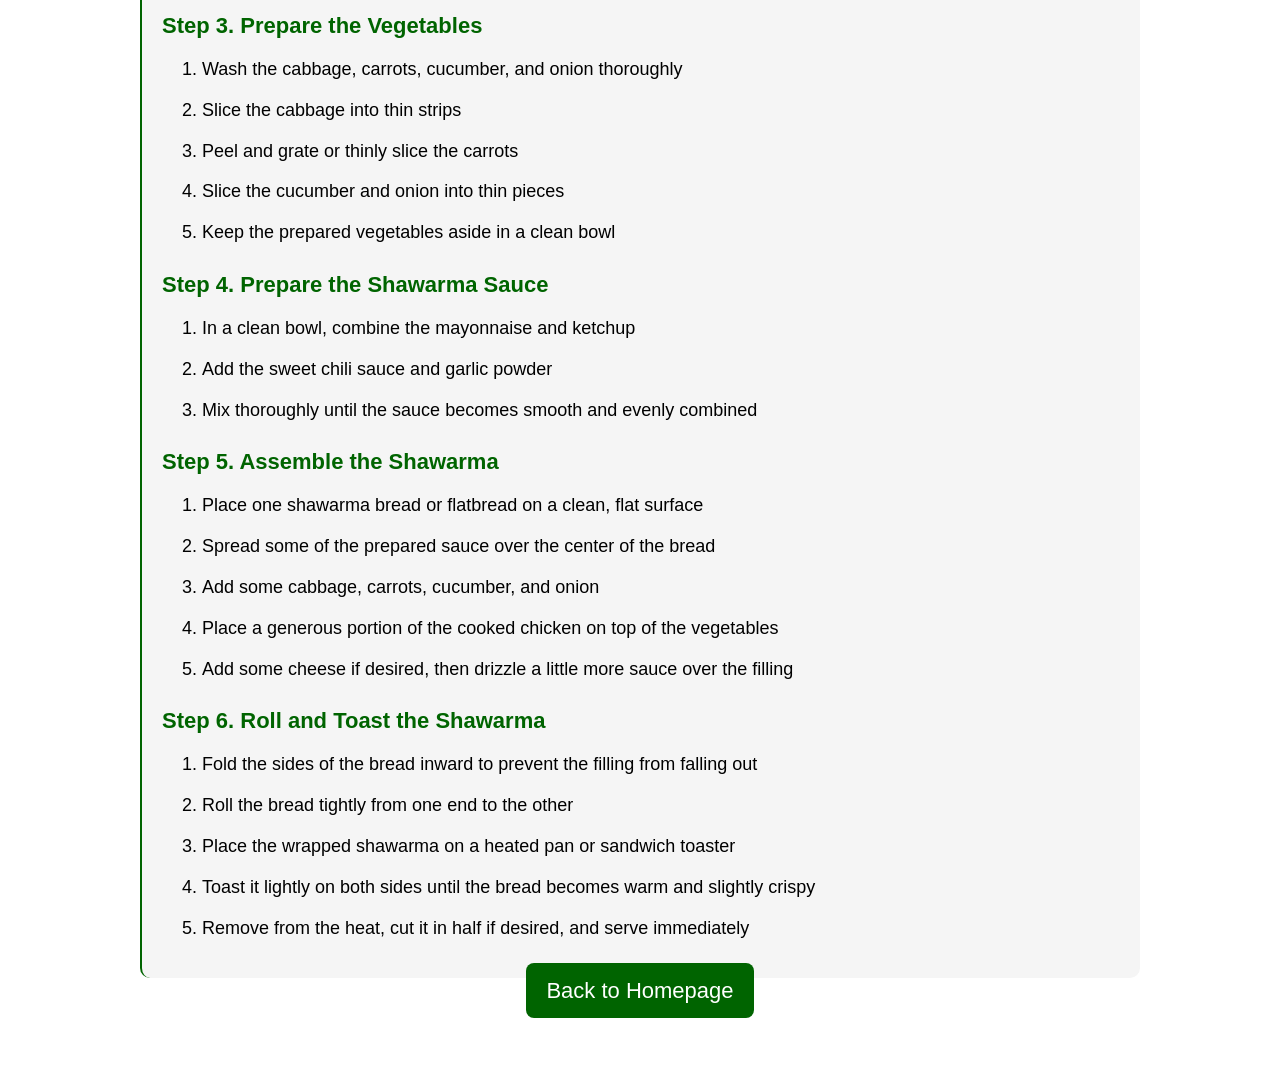
<file: recipes/shawarma.html>
<!DOCTYPE html>
<html lang="en">

<head>
    <meta charset="UTF-8">
    <meta name="viewport" content="width=device-width, initial-scale=1.0">
    <title>Chicken Shawarma Recipe</title>
    <link rel="stylesheet" href="shawarma.css">
</head>

<body>

    <nav class="navbar"> 
        <a href="../index.html" class="logo">Odin Recipes</a> 
        <div class="nav-links"> 
            <a href="../home.html">Home</a> 
            <a href="../about.html">About</a> 
            <a href="../contact.html">Contact</a> 
            <input type="search" placeholder="Search..."> 
        </div> 
    </nav>

    <div class="recipe-container">

        <div class="recipe-header">
            <h1>How to make a Delicious Chicken Shawarma</h1>
        </div>

        <div class="recipe-description">
                <p>Chicken Shawarma is a popular and delicious Middle Eastern-inspired street food made with tender, well-seasoned chicken, fresh vegetables, creamy sauce, and soft shawarma bread. The chicken is marinated with a combination of spices and seasonings, then cooked until juicy and flavorful before being sliced into thin pieces.
                </p>
                <p>The chicken is combined with crunchy cabbage, carrots, and cucumber, then topped with a rich mixture of mayonnaise and ketchup. Everything is wrapped tightly in soft shawarma bread and lightly grilled or toasted until the outside is warm and slightly crispy.
                </p>
                <p>Chicken Shawarma is easy to prepare at home and makes a satisfying meal for lunch, dinner, or a quick snack. It can also be customized with different vegetables, sauces, and seasonings according to personal taste.
                </p>
        </div>

        <div class="recipe-image">
            <img src="../images/chicken-shawarma.jfif" alt="Chicken Shawarma">
        </div>

        <div class="ingredients">
            <h2>Ingredients</h2>
                <h3>For the Chicken</h3> 
                <ul> 
                    <li>1 kg chicken breast or chicken thighs</li>
                    <li>2 tablespoons vegetable oil</li> 
                    <li>1 teaspoon paprika</li> 
                    <li>1 teaspoon garlic powder</li> 
                    <li>1 teaspoon onion powder</li> 
                    <li>1 teaspoon curry powder</li> 
                    <li>1 teaspoon thyme</li> 
                    <li>1 teaspoon black pepper</li> 
                    <li>1 teaspoon seasoning powder</li> 
                    <li>Salt to taste</li> 
                </ul> 
                <h3>For the Vegetables</h3> 
                <ul> 
                    <li>½ medium-sized cabbage</li> 
                    <li>2 carrots</li> 
                    <li>1 cucumber</li> 
                    <li>1 small onion</li> 
                </ul> 
                <h3>For the Shawarma Sauce</h3> 
                <ul> 
                    <li>½ cup mayonnaise</li> 
                    <li>¼ cup ketchup</li> 
                    <li>1 tablespoon sweet chili sauce</li> 
                    <li>1 teaspoon garlic powder</li> 
                </ul> 
                <h3>For the Wrap</h3> 
                <ul> 
                    <li>Shawarma bread or flatbread</li> 
                    <li>Cheese (optional)</li> 
                </ul> 
        </div>

        <div class="preparation">
            <h2>Preparation</h2>
            <h3>Step 1. Prepare and Season the Chicken</h3> 
            
            <ol> <li>Wash and clean the chicken properly, then pat it dry with a clean kitchen towel</li> 
                 <li>Cut the chicken into thin strips so that it will cook evenly and be easy to wrap</li> 
                 <li>Place the chicken in a bowl and add paprika, garlic powder, onion powder, curry powder, thyme, black pepper, seasoning powder, and salt</li> 
                 <li>Add the vegetable oil and mix everything thoroughly until the chicken is evenly coated with the seasoning</li> 
                 <li>Cover the bowl and allow the chicken to marinate for at least 30 minutes so the flavors can develop</li> 
            </ol> 
                
                <h3>Step 2. Cook the Chicken</h3> 
                <ol> 
                    <li>Heat a frying pan or grill over medium heat</li> 
                    <li>Add the marinated chicken and cook until it is properly done and lightly browned on the outside</li> 
                    <li>Turn the chicken occasionally while cooking to ensure that all sides are evenly cooked</li> <li>Remove the cooked chicken from the heat and allow it to rest for a few minutes before using it</li> 
                </ol> 
                
                <h3>Step 3. Prepare the Vegetables</h3> 
                <ol> 
                    <li>Wash the cabbage, carrots, cucumber, and onion thoroughly</li> 
                    <li>Slice the cabbage into thin strips</li> 
                    <li>Peel and grate or thinly slice the carrots</li> 
                    <li>Slice the cucumber and onion into thin pieces</li> 
                    <li>Keep the prepared vegetables aside in a clean bowl</li> 
                </ol>

                <h3>Step 4. Prepare the Shawarma Sauce</h3> 
                <ol> 
                    <li>In a clean bowl, combine the mayonnaise and ketchup</li> 
                    <li>Add the sweet chili sauce and garlic powder</li> 
                    <li>Mix thoroughly until the sauce becomes smooth and evenly combined</li> 
                </ol> 
                
                <h3>Step 5. Assemble the Shawarma</h3> 
                <ol> 
                    <li>Place one shawarma bread or flatbread on a clean, flat surface</li> 
                    <li>Spread some of the prepared sauce over the center of the bread</li> 
                    <li>Add some cabbage, carrots, cucumber, and onion</li> 
                    <li>Place a generous portion of the cooked chicken on top of the vegetables</li> 
                    <li>Add some cheese if desired, then drizzle a little more sauce over the filling</li> 
                </ol> 
                
                <h3>Step 6. Roll and Toast the Shawarma</h3> 
                <ol> 
                    <li>Fold the sides of the bread inward to prevent the filling from falling out</li> 
                    <li>Roll the bread tightly from one end to the other</li> 
                    <li>Place the wrapped shawarma on a heated pan or sandwich toaster</li> 
                    <li>Toast it lightly on both sides until the bread becomes warm and slightly crispy</li> <li>Remove from the heat, cut it in half if desired, and serve immediately</li> 
                </ol>
        </div>

        <div class="home-link">
            <a href="../home.html">Back to Homepage</a>
        </div>

    </div>

</body>

</html>
</file>
<file: landing.css>
body {
    font-family: Arial, sans-serif;
    margin: 0;
    display: grid;
    grid-template-rows: auto 1fr;
    min-height: 100vh;
    background-color: #f5f5f5;
}
.navbar {
    background-color: white;
    display: flex;
    justify-content: space-between;
    text-align: center;
    padding: 20px 30px;
}
.nav-links {
    display: flex;
    gap: 40px;
    text-align: center;
}
.logo {
    font-size: 24px;
    font-weight: bold;
    text-decoration: none;
}
.nav-links a{
    text-decoration: none;
    font-size: 18px;
}
.nav-links a:hover {
    text-decoration: underline;
}
.nav-links input {
    border: 1px solid #ccc;
    border-radius: 4px;
    font-size: 18px;
    outline: none;
    /* padding: 8px 12px; */
}
.landing-content {
    border-left: 1px solid darkgreen;
    padding: 20px 0;
}
.landing-content h1 {
    text-align: center;
    font-size: 42px;
    margin-top: 50px;
}
.landing-content h2 {
    text-align: center;
    margin-top: 30px;
    font-size: 28px;
}
.landing-content p {
    color: #444;
    max-width: 1100px;
    margin: 20px auto;
    line-height: 1.8;
    font-size: 20px;
    font-weight: 400;
    text-align: justify;
    letter-spacing: 1.7px;
    
}
.explore-btn {
    display: block;
    padding:12px 24px;
    text-decoration: none;
    font-size: 18px;
    background-color: darkgreen;
    border-radius: 4px;
    color: white;
    margin: 30px auto;
    width: fit-content;
}

/*spliting the the page into sidebar and landing page content*/
.landing-grid {
    display: grid;
    grid-template-columns: 300px 1fr;
    min-height: 0;
    overflow: hidden;
}

.sidebar-section {
    background-color: white;
    padding: 20px;
}
.sidebar-section h3 {
    margin-top: 0;
    margin-bottom: 15px;
    font-size: 22px;
    color: darkred;
}
.sidebar-section a {
    display: block;
    text-decoration: none;
    margin: 10px 0;
    font-size: 18px;
}
.sidebar-section a:hover {
    color: darkgreen;
}
.sidebar {
    background-color: white;
    overflow-y: auto;
}
@media (max-width: 600px) {
    .landing-grid {
        grid-template-columns: 1fr;
        overflow: visible;
    }
    .sidebar {
        overflow-y: visible;
    }
    .landing-content {
        border-left: none;
    }
    .landing-content p {
        max-width: 100%;
        box-sizing: border-box;
        padding: 0 15px;
        font-size: 16px;
        letter-spacing: normal;
        overflow-wrap: anywhere;
    }
    .navbar {
    flex-wrap: wrap;
    gap: 12px;
    padding: 15px;
}

.nav-links {
    flex-wrap: wrap;
    gap: 12px;
    width: 100%;
    min-width: 0;
}

.nav-links input {
    max-width: 100%;
    box-sizing: border-box;
}
.landing-content h1,
.landing-content p {
    max-width: 100%;
    box-sizing: border-box;
    overflow-wrap: anywhere;
}
    
}
</file>
<file: about.css>
/*entire body layout style*/
body {
    margin: 0;
font-family: Arial, sans-serif;
background-color: #f5f5f5;
}
/*Styling the navigation bar*/
.navbar {
    align-items: center;
    background-color: white;
    display: flex;
    justify-content: space-between;
    padding: 20px 30px;
}
.logo {
    font-size: 28px;
    font-weight: bolder;
    text-decoration: none;
    color: darkgreen;
}
.nav-links {
    align-items: center;
    display: flex;
    gap: 40px;
}
.nav-links a {
    font-size: 18px;
    text-decoration: none;
    color: #333;
}
.nav-links a:hover {
    color: darkgreen;
    text-decoration: underline;
}
.nav-links input {
    border: 1px solid #333;
    border-radius: 4px;
    font-size: 18px;
    outline: none;
     padding: 8px 12px; 
}
.nav-links input:focus {
    background-color: darkgreen;
}
.nav-links a.active {
    color: darkred;
    font-weight: bold;
}
/*styling the main content*/
.about-page {
    max-width: 1400px;
    margin: 0 auto;
    border-radius: 10px;
    padding: 10px 30px;

    display: grid;
    grid-template-columns: repeat(2, 1fr);
    gap: 30px;
}
.about-page section {
    padding: 20px;
    border: 1px solid #ddd;
}
.about-page h2 {
    color: darkred;
    font-size: 28px;
    margin: 0 0 20px;
}
.get-in-touch h2 {
    text-align: center;
}
.about-intro,
.get-in-touch {
    grid-column: 1/-1;
}
.about-page p {
    font-size: 18px;
    line-height: 1.7;
    color: #444;
    text-align: justify;
}
.about-intro {
    text-align: center;
    padding: 10px;
    border-radius: 10px;
}
.about-intro h1 {
    font-size: 42px;
    margin: 0 0 20px;
    text-align: center;
    color: darkblue;
}
.about-intro p {
    max-width: 1000px;
    margin: 0 auto;
    font-size: 18px;
    line-height: 2.0;
    letter-spacing: 1.8px;
    text-align: justify;
    color: #444;
}
.get-in-touch a{
    margin-top: 40px;
    display: block;
    text-align: center;
    font-size: 24px;
    font-weight: bold;
    text-decoration: none;
    color: darkblue;
}
.get-in-touch a:hover {
    color: darkred;
    text-decoration: underline;
}
@media (max-width: 600px) {
    .about-page {
        grid-template-columns: 1fr;
    }
    .navbar {
        flex-wrap: wrap;
        gap: 12px;
        padding: 15px;
    }
    .nav-links {
        flex-wrap: wrap;
        gap: 12px;
        width: 100%;
    }
    .nav-links input {
        max-width: 100%;
        box-sizing: border-box;
    }
    
}
</file>
<file: contact.css>
/* General page styling */ 
body { 
    margin: 0; 
    font-family: Arial, sans-serif; 
    background-color: #f5f5f5; 
} 
/* Navigation bar */ 
.navbar { 
    display: flex; 
    justify-content: space-between; 
    align-items: center; 
    padding: 15px 30px; 
    background-color: white; 
    border-bottom: 1px solid #ddd; 
} 
.logo { 
    font-size: 28px; 
    font-weight: bold; 
    color: darkgreen;
    text-decoration: none; 
} .nav-links { 
    display: flex; 
    align-items: center; 
    gap: 25px; 
} 
.nav-links a { 
    text-decoration: none; 
    color: #333; 
    font-size: 17px; 
} .nav-links a:hover, 
.nav-links a.active { 
    color: darkred; 
}
.nav-links input {
    border: 1px solid #333;
    border-radius: 4px;
    font-size: 18px;
    outline: none;
    padding: 8px 12px;
}
/* Contact page container */ 
.contact-page { 
    max-width: 1300px; 
    margin: 40px auto; 
    padding: 20px 30px; 
} 
/* Contact page introduction */ 
.contact-intro { 
    text-align: center; 
    margin-bottom: 40px; 
} .contact-intro h1 { 
    font-size: 42px; 
    color: darkred; 
    margin-bottom: 20px; 
} 
.contact-intro p { 
    max-width: 1000px; 
    margin: 0 auto; 
    font-size: 18px; 
    line-height: 1.8; 
    color: #444; 
}
/* Contact form section */ 
.contact-form-section { 
    background-color: white; 
    padding: 30px; 
    border: 1px solid #ddd; 
    border-radius: 10px; 
    margin-bottom: 40px; 
} 
.contact-form-section h2 { 
    color: darkred; 
    font-size: 28px; 
    margin-top: 0; 
    margin-bottom: 25px; 
} 
/* Form groups */ 
.form-group { 
    margin-bottom: 20px; 
} 
.form-group label { 
    display: block; 
    font-size: 17px; 
    font-weight: bold; 
    margin-bottom: 8px; 
    color: #333; 
} 
/* Input fields and text areas */ 
.form-group input, 
.form-group textarea { 
    width: 100%; 
    box-sizing: border-box; 
    padding: 12px; 
    font-family: Arial, sans-serif; 
    font-size: 16px; 
    border: 1px solid #ccc; 
    border-radius: 5px; 
    outline: none; 
} 
/* Focus effect */ 
.form-group input:focus, 
.form-group textarea:focus {
 border-color: darkred; 
} 
/* Submit button */ 
.contact-form button { 
    background-color: darkred; 
    color: white; 
    font-size: 17px; 
    font-weight: bold; 
    padding: 12px 24px; 
    border: none; 
    border-radius: 5px; 
    cursor: pointer; 
} 
.contact-form button:hover { 
    background-color: #8b0000; 
}
.contact-form button {
    background-color: darkred;
    color: white;
    font-size: 17px;
    font-weight: bold;
    padding: 12px 24px;
    border: none;
    border-radius: 5px;
    cursor: pointer;
}
.form-group select {
    font-size: 18px;
    padding: 8px 12px;
    border: 2px solid black;
    border-radius: 5px;
    cursor: pointer;
}
/* Feedback section */ 
.feedback-section {
     background-color: white; 
     padding: 30px; 
     border: 1px solid #ddd; 
     border-radius: 10px; 
     margin-bottom: 40px; 
    }
    
    /* Feedback heading */ 
    .feedback-section h2 {
         color: darkred; 
         font-size: 28px; 
         margin-top: 0; 
         margin-bottom: 20px; 
        }
        
        /* Feedback introduction */ 
        .feedback-section p { 
            font-size: 17px; 
            line-height: 1.8; 
            color: #444; 
            margin-bottom: 20px; 
        } 
        
        /* Rating dropdown */ 
        .form-group select {
             width: 100%; 
             box-sizing: border-box; 
             padding: 12px; 
             font-family: Arial, sans-serif; 
             font-size: 18px; 
             border: 1px solid #ccc; 
             border-radius: 5px; 
             background-color: white; 
             cursor: pointer;
}
.feedback-section button {
    background-color: #8b0000;
    color: white;
    border: none;
    border-radius: 5px;
    cursor: pointer;
    padding: 12px 24px;
    font-size: 18px;
    font-weight: bold;

}
@media (max-width: 600px) {
    .navbar {
        flex-wrap: wrap;
        gap: 12px;
        padding: 15px;
    }
    .nav-links {
        flex-wrap: wrap;
        gap: 12px;
        width: 100%;
    }
    .nav-links input {
        max-width: 100%;
        box-sizing: border-box;
    }
    
}
</file>
<file: style.css>
.container {
    display: grid;
    grid-template-columns: repeat(3, 1fr);
    gap: 0;
}

/*Styling the navigation bar*/
.navbar {
    align-items: center;
    background-color: white;
    display: flex;
    justify-content: space-between;
    padding: 20px 30px;
    border-bottom: 1px solid #ddd;
}
.logo {
    font-size: 28px;
    font-weight: bolder;
    text-decoration: none;
    color: darkgreen;
    white-space: nowrap;
}
.nav-links {
    align-items: center;
    display: flex;
    gap: 40px;
}
.nav-links a {
    font-size: 18px;
    text-decoration: none;
    color: #333;
    white-space: nowrap;
}
.nav-links a:hover {
    color: darkgreen;
    text-decoration: underline;
}
.nav-links input {
    border: 1px solid #333;
    border-radius: 4px;
    font-size: 18px;
    outline: none;
     padding: 8px 12px; 
}

.nav-links a.active {
    color: darkred;
    font-weight: bold;
}

.welcome {
    grid-column: 1/4;
    display: flex;
    min-height: 100px;
    flex-direction: column;
    justify-content: center;
    align-items: center;
    /* border: 2px solid blue; */
}

.welcome h2 {
    font-size: 32px;
    margin-bottom: 10px;
}

.welcome p {
    font-size: 22px;
    line-height: 1.6;
}

.recipe-card {
    display: flex;
    flex-direction: column;
    align-items: center;
    gap: 15px;
    padding: 10px;
    background-color: #f5f5f5;
    box-shadow: 0 4px 8px rgba(0, 0, 0, 0.15);
    box-sizing: border-box;
    /* border: 2px solid green; */
}

.recipe-card img {
    width: 100%;
    height: 200px;
    object-fit: cover;
}

.recipe-card button {
    width: 150px;
    padding: 10px 20px;
    border: none;
    font-size: 16px;
    border-radius: 5px;
    background-color: #2e7d32;
    color: whitesmoke;
    cursor: pointer;
}

.recipe-card button:hover {
    background-color: #1b5e20;
}

.footer {
    grid-column: 1/4;
    padding: 20px;
    text-align: center;
    font-size: 20px;
    /* border: 2px solid red; */
}

body {
    background-color: #eaeaea;
    margin: 0;
    padding: 0;
}
@media (max-width:600px) {
    .container {
        grid-template-columns: 1fr;
    }

    .welcome,
    .footer {
        grid-column: 1/-1;
    }
    .navbar {
        flex-wrap: wrap;
        gap: 12px;
        padding: 15px;
    }
    .nav-links {
        flex-wrap: wrap;
        gap: 6px;
        margin-left: 0;
        width: 100%;
    }
    .nav-links input {
        width: 100%;
        box-sizing: border-box;
        margin-left: 0;
    }
    .nav-links a {
        padding: 8px 5px;
    }
    
}
</file>
<file: recipes/cheeseburger.css>
body {
    background-attachment: fixed;
    background-image: url("../images/Burger-Bg.jpg");
    background-position: center;
    background-size: cover;
    font-family: Arial, sans-serif;
    margin: 0;
}


/* Navigation bar */ 
.navbar { 
    display: flex; 
    justify-content: space-between; 
    align-items: center; 
    padding: 15px 30px; 
    background-color: white; 
    border-bottom: 1px solid #ddd; 
} 
.logo { 
    
    font-size: 26px; 
    font-weight: bold; 
    color: darkgreen; 
    text-decoration: none; 
} 
.nav-links { 
    display: flex; 
    align-items: center; 
    gap: 25px; 
} .nav-links a { 
    text-decoration: none; 
    color: #333; 
    font-size: 17px; 
} 
.nav-links a:hover { 
    color: darkred; 
} 
    .nav-links input { 
        border: 1px solid #ccc; 
        border-radius: 4px; 
        font-size: 18px; 
        outline: none; 
        padding: 8px 12px; 
    }
.recipe-container {
    background-color: white;
    border-radius: 15px;
    margin: 0px auto 30px;
    padding: 30px;
    width: 1000px;
}
.recipe-header {
    background-color: white;
    margin-bottom: 25px;
    position: sticky;
    top: 0;
    text-align: center;
}
.recipe-header h1 {
    color: darkgreen;
    font-size: 36px;
}
.recipe-description {
    background-color: #f5f5f5;
    border-radius: 10px;
    margin-bottom: 25px;
    padding: 15px 20px;
}
.recipe-description p {
    color: #444;
    font-size: 20px;
    font-weight: 400;
    letter-spacing: 1.5px;
    line-height: 1.8;
    margin: 0 auto;
    max-width: 800px;
    text-align: justify;
}
.recipe-image {
    background-color: #f5f5f5;
    margin-bottom: 25px;
    text-align: center;
}
.recipe-image img {
    border-radius: 12px;
    display: block;
    height: 350px;
    margin-bottom: 25px;
    object-fit: cover;
    width: 100%;
    max-width: 100%;

}
.ingredients,
.preparation {
    background-color: #f5f5f5;
    border-left: 2px solid darkgreen;
    border-radius: 10px;
    margin-bottom: 25px;
    padding: 25px;
}
.ingredients h2,
.preparation h2 {
    color: darkgreen;
    margin-top: 0;
    margin-bottom: 25px;
}
.ingredients ul {
    list-style-type: square;
    margin: 0;
    padding:0 30px;
}
.ingredients li,
.preparation li {
    font-size: 18px;
    line-height: 1.6;
    margin-bottom: 20px;
}
.home-link {
    text-align: center;
    margin-top: 25px;
}
.home-link a {
    background-color: darkgreen;
    border-radius: 8px;
    color: white;
    font-size: 22px;
    padding: 10px 20px;
    text-decoration: none;
}
.home-link a:hover {
    background-color: green;
}
@media (max-width: 600px) {
    .navbar {
        flex-wrap: wrap;
        gap: 12px;
        padding: 15px;
    }
    .nav-links {
        flex-wrap: wrap;
        gap: 12px;
        width: 100%;
    }
    .nav-links input {
        max-width: 100%;
        box-sizing: border-box;
    }
    .recipe-container {
        width: 100%;
        box-sizing: border-box;
        padding: 15px;
        margin: 0 auto 15px;
        border-radius: 0;
    }
    .recipe-container img {
        height: 220px;
        width: 100%;
    }
}
</file>
<file: recipes/egusi.css>
body {
    background-attachment: fixed;
    background-position: center;
    background-image: url("../images/Egusi-Bg.png");
    background-size: cover;
    font-family: Arial, sans-serif;
    margin: 0;

}

/* Navigation bar */ 
.navbar { 
    display: flex; 
    justify-content: space-between; 
    align-items: center; 
    padding: 15px 30px; 
    background-color: white; 
    border-bottom: 1px solid #ddd; 
} 
.logo { 
    
    font-size: 26px; 
    font-weight: bold; 
    color: darkgreen; 
    text-decoration: none; 
} 
.nav-links { 
    display: flex; 
    align-items: center; 
    gap: 25px; 
} .nav-links a { 
    text-decoration: none; 
    color: #333; 
    font-size: 17px; 
} 
.nav-links a:hover { 
    color: darkred; 
} 
    .nav-links input { 
        border: 1px solid #ccc; 
        border-radius: 4px; 
        font-size: 18px; 
        outline: none; 
        padding: 8px 12px; 
    }

.recipe-container {
    background-color: white;
    border-radius: 15px;
    max-width: 900px;
    margin: 0 auto 30px;
    padding: 30px;
}

.recipe-header {
    background-color: white;
    margin-bottom: 25px;
    position: sticky;
    top: 0;
    text-align: center;
}

.recipe-header h1 {
    color: darkgreen;
    font-size: 36px;

}

.recipe-description {
    background-color: #f5f5f5;
    border-radius: 10px;
    margin-bottom: 25px;
    padding: 15px 20px;
}

.recipe-description p {
    color: #444;
    font-size: 20px;
    font-weight: 400;
    letter-spacing: 1.5px;
    line-height: 1.8;
    margin: 0 auto;
    max-width: 700px;
    text-align: justify;
}

.recipe-image {
    background-color: #f5f5f5;
    margin-bottom: 30px;
    text-align: center;
}

.recipe-image img {
    border-radius: 12px;
    display: block;
    margin: 0 auto;
    max-width: 100%;
    width: 700px;
    height: 350px;
    object-fit: cover;
}

.ingredients {
    background-color: #f5f5f5;
    border-left: 2px solid darkgreen;
    border-radius: 10px;
    margin-bottom: 25px;
    padding: 25px;
}

.ingredients h2 {
    color: darkgreen;
    margin-top: 0;
    margin-bottom: 15px;
}

.ingredients ul {
    list-style-type: square;
    margin: 0;
    padding: 30px;
}

.ingredients li {
    font-size: 18px;
    line-height: 1.6;
    margin-bottom: 12px;

}

.preparation {
    background-color: #f5f5f5;
    border-left: 2px solid darkgreen;
    border-radius: 12px;
    margin-bottom: 25px;
    padding: 20px;
}

.preparation h2 {
    color: darkgreen;
    margin-top: 0;
    margin-bottom: 15px;

}

.preparation ol {
    margin: 0;
    padding-left: 25px;
}

.preparation li {
    font-size: 18px;
    line-height: 1.6;
    margin-bottom: 15px;
    padding-left: 25px;
}

.home-link {
    text-align: center;
    margin-top: 25px;
}

.home-link a {
    background-color: darkgreen;
    color: white;
    text-decoration: none;
    padding: 12px 25px;
    border-radius: 8px;
    font-size: 22px;
}

.home-link a:hover {
    background-color: green;
}
@media (max-width: 600px) {
    .navbar {
        flex-wrap: wrap;
        gap: 12px;
        padding: 15px;
    }
    .nav-links {
        flex-wrap: wrap;
        gap: 12px;
        width: 100%;
    }
    .nav-links input {
        max-width: 100%;
        box-sizing: border-box;
    }
    .recipe-container {
        padding: 15px;
        margin: 0 auto 15px;
        border-radius: 0;
    }
    .recipe-container img {
        height: 220px;
    }
}
</file>
<file: recipes/fried-rice.css>
body {
    margin: 0;
    font-family: Arial, sans-serif;
    background-image: url("../images/fried.JPG");
    background-size: cover;
    background-position: center;
    background-attachment: fixed;
}


/* Navigation bar */ 
.navbar { 
    display: flex; 
    justify-content: space-between; 
    align-items: center; 
    padding: 15px 30px; 
    background-color: white; 
    border-bottom: 1px solid #ddd; 
} 
.logo { 
    
    font-size: 26px; 
    font-weight: bold; 
    color: darkgreen; 
    text-decoration: none; 
} 
.nav-links { 
    display: flex; 
    align-items: center; 
    gap: 25px; 
} .nav-links a { 
    text-decoration: none; 
    color: #333; 
    font-size: 17px; 
} 
.nav-links a:hover { 
    color: darkred; 
} 
    .nav-links input { 
        border: 1px solid #ccc; 
        border-radius: 4px; 
        font-size: 18px; 
        outline: none; 
        padding: 8px 12px; 
    }

.recipe-container {
    background-color: white;
    max-width: 1000px;
    margin: 0 auto 30px;
    padding: 30px;
    border-radius: 15px;
}

.recipe-header {
    background-color: white;
    margin-bottom: 25px;
    position: sticky;
    top: 0;
    text-align: center;
}

.recipe-header h1 {
    color: darkgreen;
    font-size: 36px;
}

.recipe-description {
    background-color: #f5f5f5;
    border-radius: 10px;
    margin-bottom: 25px;
    padding: 15px 20px;
}

.recipe-description p {
    color: #444;
    font-size: 20px;
    font-weight: 400;
    letter-spacing: 0.5px;
    line-height: 1.8;
    margin: 0 auto;
    max-width: 900px;
    text-align: justify;
}

.recipe-image {
    margin-bottom: 30px;
    text-align: center;
}

.recipe-image img {
    border-radius: 12px;
    display: block;
    margin: 0 auto;
    max-width: 100%;
    width: 700px;
}

.ingredients {
    background-color: #f5f5f5;
    border-left: 2px solid green;
    border-radius: 10px;
    margin-bottom: 25px;
    padding: 20px;
}

.ingredients h2 {
    color: darkgreen;
    margin-top: 0;
    margin-bottom: 15px;
}

.ingredients ul {
    list-style-type: square;
    margin: 0;
    padding-left: 30px;
}

.ingredients li {
    font-size: 18px;
    line-height: 1.6;
    margin-bottom: 12px;

}

.preparation {
    background-color: #f5f5f5;
    border-left: 2px solid darkgreen;
    border-radius: 10px;
    margin-bottom: 25px;
    padding: 20px;
}

.preparation h2 {
    color: darkgreen;
    margin-top: 0;
    margin-bottom: 15px;
}

.preparation ol {

    margin: 0;
    padding-left: 25px;
}

.preparation li {
    font-size: 18px;
    line-height: 1.8;
    margin-bottom: 15px;
    padding-left: 25px;


}

.home-link {
    margin-top: 25px;
    text-align: center;
}

.home-link a {
    background-color: darkgreen;
    border-radius: 6px;
    color: white;
    font-size: 22px;
    padding: 15px 25px;
    text-decoration: none;
    transition: backbroud color 0.3s ease;

}

.home-link a:hover {
    background-color: green;
}
@media (max-width: 600px) {
    .navbar {
        flex-wrap: wrap;
        gap: 12px;
        padding: 15px;
    }
    .nav-links {
        flex-wrap: wrap;
        gap: 12px;
        width: 100%;
    }
    .nav-links input {
        max-width: 100%;
        box-sizing: border-box;
    }
    .recipe-container {
        padding: 15px;
        margin: 0 auto 15px;
        border-radius: 0;
    }
    .recipe-container img {
        height: 220px;
    }
}
</file>
<file: recipes/jollof.css>
body {
    background-color: #f5f5f5;
    font-family: Arial, sans-serif;
    margin: 0;
    color: #333;

    background-image: url("../images/background.jfif");
    background-color: #c62828;
    background-size: cover;
    background-position: center;
    background-attachment: fixed;
    background-repeat: no-repeat;
}

/* Navigation bar */ 
.navbar { 
    display: flex; 
    justify-content: space-between; 
    align-items: center; 
    padding: 15px 30px; 
    background-color: white; 
    border-bottom: 1px solid #ddd; 
} 
.logo { 
    
    font-size: 26px; 
    font-weight: bold; 
    color: darkgreen; 
    text-decoration: none; 
} 
.nav-links { 
    display: flex; 
    align-items: center; 
    gap: 25px; 
} .nav-links a { 
    text-decoration: none; 
    color: #333; 
    font-size: 17px; 
} 
.nav-links a:hover { 
    color: darkred; 
} 
    .nav-links input { 
        border: 1px solid #ccc; 
        border-radius: 4px; 
        font-size: 18px; 
        outline: none; 
        padding: 8px 12px; 
    }

h1 {
    color: #c62828;
    text-align: center;
    font-size: 32px;
    margin-bottom: 30px;
}

h2 {
    color: #2e7d32;
    font-size: 24px;
    margin-top: 30px;
    margin-bottom: 15px;
}

ul,
ol {
    font-size: 18px;
    line-height: 1.6;
    padding-left: 30px;
}

.recipe-container {
    background-color: white;
    max-width: 1000px;
    margin: 0 auto 30px;
    padding: 30px;
    border-radius: 8px;
    border: 1px solid #ddd;
    box-shadow: 0 4px 10px rgba(0, 0, 0, 0.1);
}

.recipe-container img {
    width: 100%;
    height: 350px;
    display: block;
    object-fit: cover;
    margin-bottom: 40px;
    border-radius: 8px;
}

.recipe-container ul {
    list-style-type: square;
    background-color: #f9f9f9;
    padding: 20px 40px;
    border-left: 3px solid #2e7d32;
}

.recipe-container ul li {
    margin-bottom: 8px;
}

.recipe-container h2 {
    border-bottom: 2px solid #2e7d32;
    padding-bottom: 10px;
}

.recipe-container ol {
    background-color: #fafafa;
    padding: 20px 40px;
}

.recipe-container ol li {
    margin-bottom: 10px;
}

.recipe-description {
    background-color: #f5f5f5;
    padding: 15px 20px;
    font-size: 20px;
    line-height: 1.8;
    text-align: justify;
    font-weight: 400;
    letter-spacing: 0.5px;
    word-spacing: 5px;
    max-width: 900px;
    margin: 0 auto 25px;
    border-radius: 5px;
    color: #444;
}

.home-button {
    display: inline-block;
    background-color: #2e7d32;
    color: white;
    text-decoration: none;
    padding: 10px 20px;
    border-radius: 6px;
    font-size: 18px;

}

.home-button:hover {
    background-color: darkgreen;
}

.top-button {
    display: inline-block;
    background-color: #2e7d32;
    color: white;
    text-decoration: none;
    padding: 9px 12px;
    border-radius: 6px;
    font-size: 18px;
    margin-top: 20px;
    margin-left: 10px;
}

.top-button:hover {
    background-color: darkgreen;
}
@media (max-width: 600px) {
    .navbar {
        flex-wrap: wrap;
        gap: 12px;
        padding: 15px;
    }
    .nav-links {
        flex-wrap: wrap;
        gap: 12px;
        width: 100%;
    }
    .nav-links input {
        max-width: 100%;
        box-sizing: border-box;
    }
    .recipe-container {
        padding: 15px;
        margin: 0 auto 15px;
        border-radius: 0;
    }
    .recipe-container img {
        height: 220px;
    }
}
</file>
<file: recipes/oyster-mushroom.css>
body {
    background-attachment: fixed;
    background-image: url("../images/oyster-bg.jpg");
    background-position: center;
    background-size: cover;
    font-family: Arial, sans-serif;
    margin: 0;

}


/* Navigation bar */ 
.navbar { 
    display: flex; 
    justify-content: space-between; 
    align-items: center; 
    padding: 15px 30px; 
    background-color: white; 
    border-bottom: 1px solid #ddd; 
} 
.logo { 
    
    font-size: 26px; 
    font-weight: bold; 
    color: darkgreen; 
    text-decoration: none; 
} 
.nav-links { 
    display: flex; 
    align-items: center; 
    gap: 25px; 
} .nav-links a { 
    text-decoration: none; 
    color: #333; 
    font-size: 17px; 
} 
.nav-links a:hover { 
    color: darkred; 
} 
    .nav-links input { 
        border: 1px solid #ccc; 
        border-radius: 4px; 
        font-size: 18px; 
        outline: none; 
        padding: 8px 12px; 
    }

.recipe-container {
    background-color: white;
    border-radius: 15px;
    max-width: 1000px;
    margin: 0px auto 30px;
    padding: 30px;

}

.recipe-header {
    background-color: white;
    margin-bottom: 25px;
    position: sticky;
    top: 0;
    text-align: center;
}

.recipe-header h1 {
    color: darkgreen;
    font-size: 36px;
}

.recipe-description {
    background-color: #f5f5f5;
    border-radius: 10px;
    margin-bottom: 25px;
    padding: 15px 20px;
}

.recipe-description p {
    color: #444;
    font-size: 20px;
    font-weight: 400;
    letter-spacing: 1.5px;
    line-height: 1.8;
    margin: 0 auto;
    max-width: 800px;
    text-align: justify;
}

.recipe-image {
    color: #f5f5f5;
    border-bottom: 25px;
    text-align: center;
}

.recipe-image img {
    border-radius: 12px;
    display: block;
    margin-bottom: 25px;
    max-width: 100%;
    width: 100%;
    height: 350px;
    object-fit: cover;
}

.ingredients,
.preparation {
    background-color: #f5f5f5;
    border-left: 2px solid darkgreen;
    border-radius: 10px;
    margin-bottom: 25px;
    padding: 25px;
}

.ingredients h2,
.preparation h2 {
    color: darkgreen;
    margin-top: 0;
    margin-bottom: 15px;
}

.ingredients ul {
    list-style-type: square;
    margin: 0;
    padding: 30px;
}

.ingredients li,
.preparation li {
    font-size: 18px;
    line-height: 1.6;
    margin-bottom: 12px;
}

.home-link {
    text-align: center;
    margin-top: 25px;
}

.home-link a {
    background-color: darkgreen;
    border-radius: 8px;
    color: white;
    font-size: 22px;
    padding: 12px 25px;
    text-decoration: none;
}

.home-link a:hover {
    background-color: green;
}
@media (max-width: 600px) {
    .navbar {
        flex-wrap: wrap;
        gap: 12px;
        padding: 15px;
    }
    .nav-links {
        flex-wrap: wrap;
        gap: 12px;
        width: 100%;
    }
    .nav-links input {
        max-width: 100%;
        box-sizing: border-box;
    }
    .recipe-container {
        margin: 0;
        border-radius: 0;
        width: 100%;
        box-sizing: border-box;
    }
    .recipe-container img {
        height: 220px;
    }
}
</file>
<file: recipes/shawarma.css>
body {
    background-attachment: fixed;
    background-image: url("../images/shawarma-bg.jpg");
    background-position: center;
    background-size: cover;
    font-family: Arial, sans-serif;
    margin: 0;
}

/* Navigation bar */ 
.navbar { 
    display: flex; 
    justify-content: space-between; 
    align-items: center; 
    padding: 15px 30px; 
    background-color: white; 
    border-bottom: 1px solid #ddd; 
} 
.logo { 
    
    font-size: 26px; 
    font-weight: bold; 
    color: darkgreen; 
    text-decoration: none; 
} 
.nav-links { 
    display: flex; 
    align-items: center; 
    gap: 25px; 
} .nav-links a { 
    text-decoration: none; 
    color: #333; 
    font-size: 17px; 
} 
.nav-links a:hover { 
    color: darkred; 
} 
    .nav-links input { 
        border: 1px solid #ccc; 
        border-radius: 4px; 
        font-size: 18px; 
        outline: none; 
        padding: 8px 12px; 
    }
.recipe-container {
    background-color: white;
    border-radius: 15px;
    max-width: 1000px;
    margin: 0px auto 30px;
    padding: 30px;
}
.recipe-header {
    background-color: white;
    margin-bottom: 25px;
    position: sticky;
    top: 0;
    text-align: center;
}
.recipe-header h1 {
    color: green;
    font-size: 36px;
}
.recipe-description {
    background-color: #f5f5f5;
    border-radius: 10px;
    margin-bottom: 25px;
    padding: 15px 20px;
}
.recipe-description p {
    color: #444;
    font-size: 20px;
    font-weight: 400;
    letter-spacing: 1.5px;
    line-height: 1.8;
    margin: 0, auto;
    max-width: 850px;
    padding: 15px;
    text-align: justify;
}
.recipe-image {
    background-color: #f5f5f5;
    border-bottom: 25px;
    text-align: center;
}
.recipe-image img {
    border-radius: 10px;
    display: block;
    margin-bottom: 25px;
    max-width: 100%;
    width: 100%;
    height: 350px;
    object-fit: cover;
}
.ingredients,
.preparation {
    background-color: #f5f5f5;
    border-left: 2px solid darkgreen;
    border-radius: 10px;
    margin-top: 30px;
    padding: 20px;
}
.ingredients h2,
.preparation h2 {
    color: darkgreen;
    font-size: 28px;
    margin-top: 0;
}
.ingredients h3,
.preparation h3 {
    color: darkgreen;
    font-size: 22px;
    margin-top: 25px;
    margin-bottom: 10px;
}
.ingredients ul {
    list-style-type: square;
    margin: 0;
    padding: 30px;
}
.ingredients li,
.preparation li {
    font-size: 18px;
    line-height: 1.6;
    margin-bottom: 12px;
}
.home-link {
    text-align: center;
    margin-bottom: 25px;
}
.home-link a {
    background-color: darkgreen;
    border-radius: 8px;
    color: white;
    font-size: 22px;
    padding: 15px 20px;
    text-decoration: none;
}
.home-link a:hover {
    background-color: green;
}
@media (max-width: 600px) {
    .navbar {
        flex-wrap: wrap;
        gap: 12px;
        padding: 15px;
    }
    .nav-links {
        flex-wrap: wrap;
        gap: 12px;
        width: 100%;
    }
    .nav-links input {
        max-width: 100%;
        box-sizing: border-box;
    }
    .recipe-container {
        padding: 15px;
        margin: 0 auto 15px;
        border-radius: 0;
    }
    .recipe-container img {
        height: 220px;
    }
}
</file>
